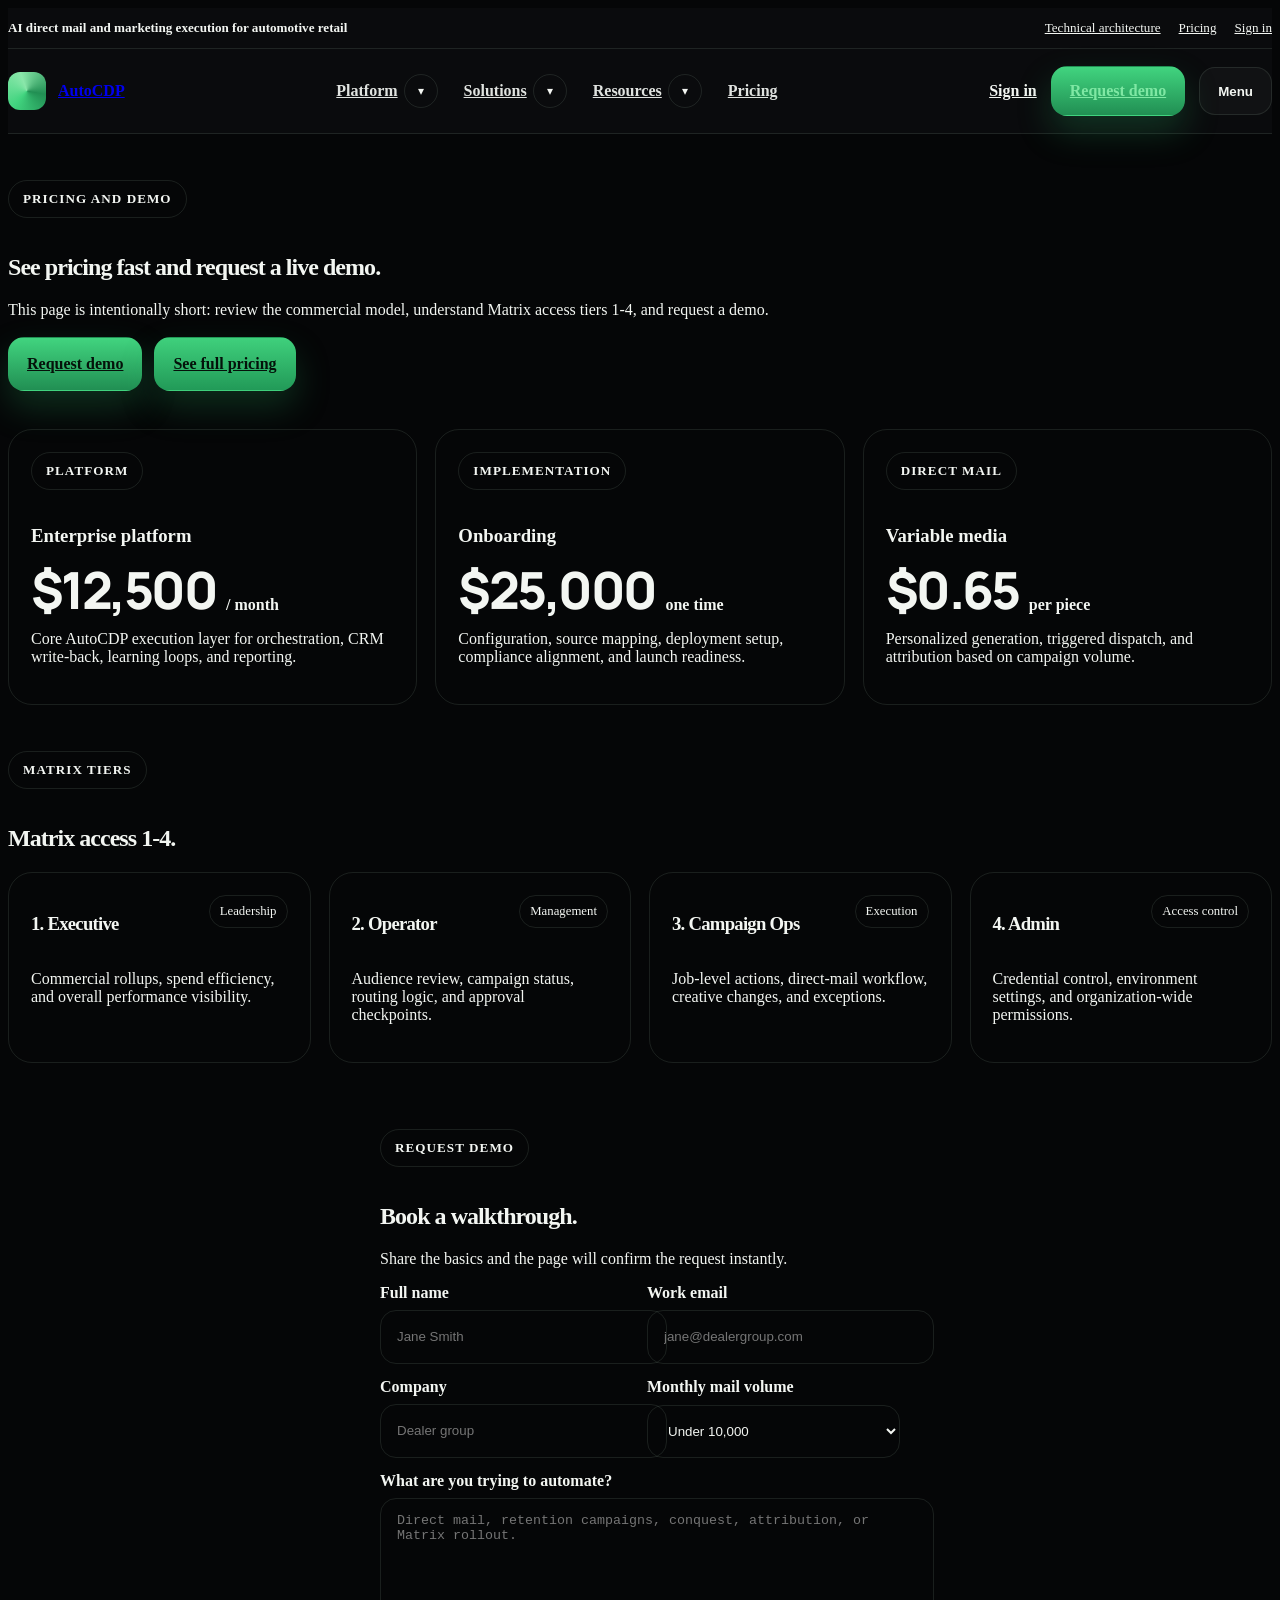
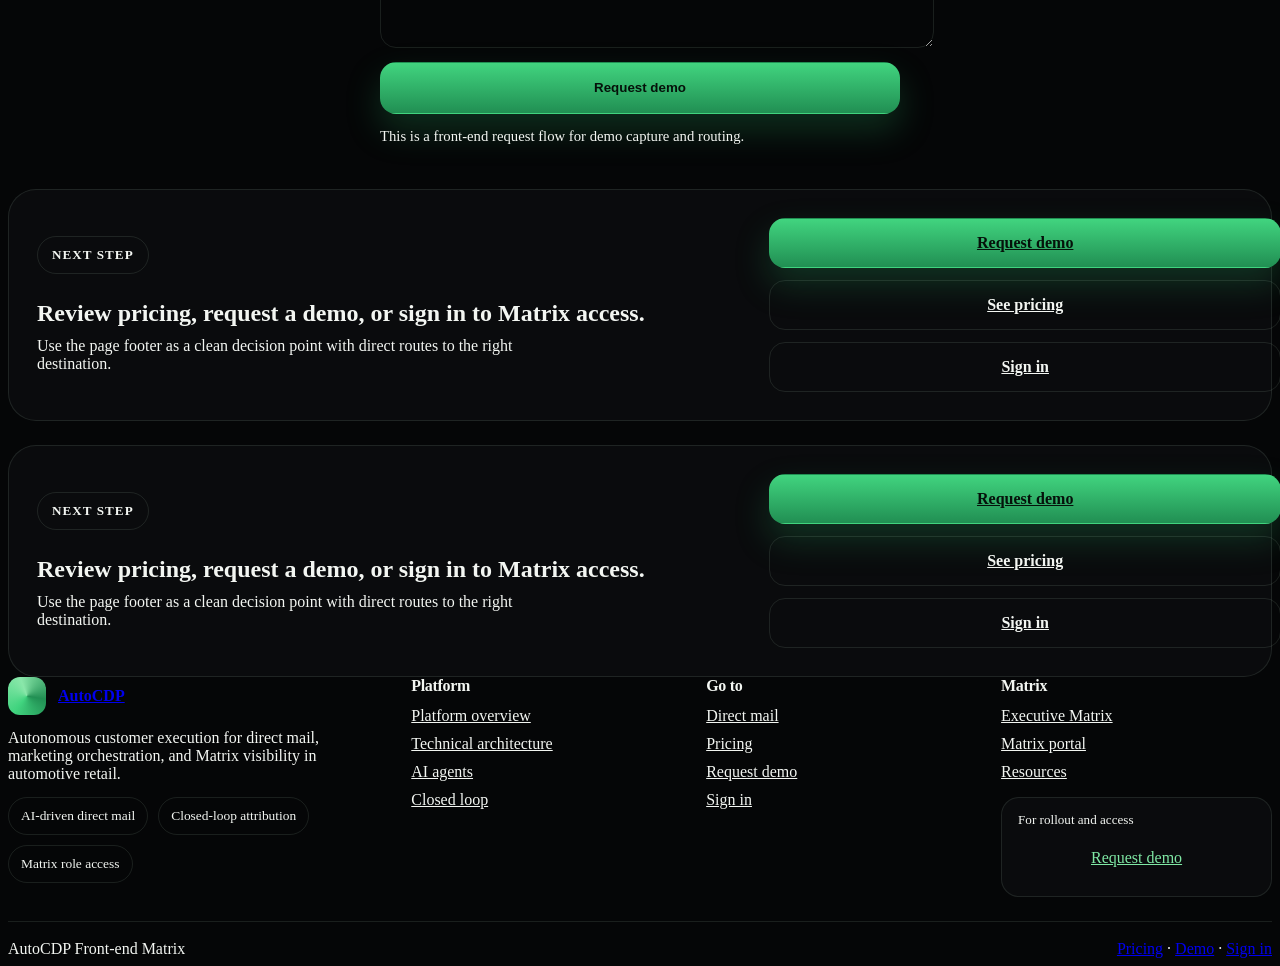
<file: access.html>
<!DOCTYPE html>
<html lang="en" data-theme="dark">
<head>
<meta charset="UTF-8"/>
<meta name="viewport" content="width=device-width, initial-scale=1.0"/>
<title>AutoCDP — Access</title>
<meta name="description" content="Review pricing, understand tiers, and enter the AutoCDP Matrix from a page that matches the main site."/>
<link rel="preconnect" href="https://fonts.googleapis.com"><link rel="preconnect" href="https://fonts.gstatic.com" crossorigin>
<link href="https://fonts.googleapis.com/css2?family=Inter:wght@400;500;600;700;800&family=Manrope:wght@600;700;800&display=swap" rel="stylesheet">
<style>
:root{--page-max:1180px;--surface-strong:#0f1728;--surface-soft:#121c31;--surface-elev:#16233d;--line:rgba(214,255,225,.10);--line-strong:rgba(159,180,216,.24);--text-soft:#aebbd3;--blue-glow:rgba(86,149,255,.22)}
body{background:radial-gradient(circle at top left, rgba(69,118,214,.16), transparent 34%),linear-gradient(180deg,#0a1120 0%,#0c1425 46%,#0b1322 100%)}
header.site{position:sticky;top:0;z-index:80;background:rgba(7,12,22,.78);backdrop-filter:blur(18px);border-bottom:1px solid var(--line)}
.wrap{width:min(var(--page-max),calc(100% - 32px));margin:0 auto}.navbar{min-height:78px;display:flex;align-items:center;justify-content:space-between;gap:16px}.logo{display:flex;align-items:center;gap:12px;font-weight:800;font-size:1.05rem;color:var(--text)}.logo .mark{width:42px;height:42px;border-radius:14px;background:linear-gradient(180deg,#77a8ff,#4f83ec);display:grid;place-items:center;box-shadow:0 14px 30px var(--blue-glow)}.logo .mark svg{width:22px;height:22px;color:#07111f}.nav-links{display:flex;align-items:center;gap:18px}.nav-links a{font-size:.92rem;font-weight:700;color:var(--text-soft)}.nav-links a:hover{color:var(--text)}.nav-actions{display:flex;align-items:center;gap:10px}.menu-btn,.icon-btn{width:48px;height:48px;border-radius:16px;border:1px solid var(--line);background:rgba(255,255,255,.03);display:grid;place-items:center;color:var(--text)}
.hero{padding:24px 0 8px}.hero-shell{display:grid;gap:18px}.glass-hero,.glass-panel,.price-card,.matrix-card{border:1px solid var(--line);background:linear-gradient(180deg,rgba(17,26,44,.92),rgba(12,19,34,.96));border-radius:28px;box-shadow:0 24px 60px rgba(0,0,0,.22)}.glass-hero{padding:26px}.eyebrow{display:inline-flex;align-items:center;gap:8px;font-size:.8rem;letter-spacing:.08em;text-transform:uppercase;color:#9db7ee;font-weight:800}.hero-title{margin:14px 0 12px;font-family:Manrope,Inter,sans-serif;font-size:clamp(2.2rem,8vw,4.9rem);line-height:.96;letter-spacing:-.06em;max-width:10ch}.lead{font-size:1.02rem;line-height:1.65;color:var(--text-soft);max-width:54ch}.hero-actions{display:grid;grid-template-columns:1fr;gap:12px;margin-top:20px}.hero-media{overflow:hidden;border-radius:28px;border:1px solid var(--line)}.hero-media img{width:100%;aspect-ratio:16/10;object-fit:cover;display:block;filter:saturate(.95) contrast(1.02)}
.section{padding:14px 0}.section-head{display:grid;gap:8px;margin-bottom:14px}.section-title{font-family:Manrope,Inter,sans-serif;font-size:clamp(1.55rem,5vw,2.5rem);letter-spacing:-.05em}.section-copy{color:var(--text-soft);max-width:64ch}.price-grid{display:grid;grid-template-columns:1fr;gap:14px}.price-card{padding:22px;position:relative;overflow:hidden}.price-card.featured{border-color:rgba(119,168,255,.42);box-shadow:0 20px 50px rgba(76,121,214,.18)}.price-card.featured::before{content:'';position:absolute;inset:0;background:linear-gradient(180deg,rgba(93,145,255,.12),transparent 42%);pointer-events:none}.price-top{display:flex;align-items:flex-start;justify-content:space-between;gap:12px}.tag{display:inline-flex;padding:8px 12px;border-radius:999px;background:rgba(98,145,245,.14);border:1px solid var(--line-strong);font-size:.78rem;font-weight:800;color:#dce7ff}.price-card h3{margin:14px 0 6px;font-family:Manrope,Inter,sans-serif;font-size:1.35rem}.price{font-size:2rem;font-weight:800;letter-spacing:-.04em}.price-sub{margin-top:8px;color:var(--text-soft);line-height:1.6}.bullet-list{display:grid;gap:10px;margin:16px 0 18px}.bullet-list span{padding:12px 14px;border-radius:16px;border:1px solid var(--line);background:rgba(255,255,255,.03);color:#dbe6fb}.card-actions{display:grid;grid-template-columns:1fr;gap:10px}
.info-grid{display:grid;grid-template-columns:1fr;gap:14px}.glass-panel{padding:22px}.line-stack{display:grid;gap:10px;margin-top:14px}.line-item{padding:14px 16px;border-radius:16px;border:1px solid var(--line);background:rgba(255,255,255,.025);color:#dce7ff}.matrix-grid{display:grid;grid-template-columns:1fr;gap:14px}.matrix-card{padding:24px}.matrix-card input{width:100%;min-height:58px;border-radius:18px;border:1px solid var(--line-strong);background:#09111f;color:var(--text);padding:0 16px;margin:16px 0 10px}.matrix-actions,.mini-links{display:grid;grid-template-columns:1fr;gap:10px}.hint{margin-top:10px;padding:14px 16px;border-radius:16px;border:1px solid var(--line);background:rgba(255,255,255,.03);color:var(--text-soft)}
.btn{min-height:52px;border-radius:16px;display:inline-flex;align-items:center;justify-content:center;padding:0 18px;font-weight:800;border:1px solid var(--line);background:rgba(255,255,255,.03);color:var(--text)}.btn:hover{transform:translateY(-1px)}.btn-primary{background:linear-gradient(180deg,#3fd07c,#229a58);color:#04110a;border-color:transparent;box-shadow:0 16px 34px rgba(36,154,88,.30)}.btn-ghost{background:rgba(255,255,255,.025)}
@media (min-width:900px){.hero-shell{grid-template-columns:1.05fr .95fr;align-items:stretch}.price-grid{grid-template-columns:repeat(3,1fr)}.price-card.featured{transform:translateY(-6px)}.info-grid,.matrix-grid{grid-template-columns:1fr 1fr}.hero-actions,.card-actions,.matrix-actions,.mini-links{grid-template-columns:repeat(2,minmax(0,1fr))}}
@media (max-width:760px){.wrap{width:min(var(--page-max),calc(100% - 22px))}.nav-links{display:none}.nav-actions .btn{display:none}.navbar{min-height:72px}.glass-hero,.glass-panel,.price-card,.matrix-card{border-radius:24px}.hero-title{max-width:11ch}.hero-media{display:none}.section{padding:12px 0}.price-card.featured{order:-1}} .mobile-drawer{position:absolute;left:0;right:0;top:78px;padding:12px 16px;background:rgba(8,13,24,.98);border-bottom:1px solid var(--line);display:none}.mobile-drawer.show{display:block}.mobile-nav{display:grid;gap:8px}.mobile-nav a{padding:14px 16px;border-radius:14px;border:1px solid var(--line);background:rgba(255,255,255,.03);color:var(--text);font-weight:700}
.footer-grid{display:grid;grid-template-columns:1.2fr 1fr 1fr 1fr;gap:24px;align-items:start}.footer h3{margin:0 0 12px;font-size:1rem;letter-spacing:-.02em}.footer-links{display:grid;gap:10px}.footer-links a{color:var(--muted)}.footer-links a:hover{color:var(--text)}.footer-bottom{display:flex;justify-content:space-between;gap:16px;flex-wrap:wrap;border-top:1px solid var(--line);margin-top:26px;padding-top:18px}@media(max-width:900px){}@media(max-width:640px){.footer-bottom{flex-direction:column}}.utility-bar{border-bottom:1px solid var(--line);background:color-mix(in srgb,var(--bg) 92%,transparent)}.utility-inner{min-height:40px;display:flex;justify-content:space-between;align-items:center;gap:14px;flex-wrap:wrap}.utility-copy{font-size:.82rem;color:var(--muted);font-weight:600}.utility-links{display:flex;align-items:center;gap:14px;flex-wrap:wrap}.utility-links a{font-size:.82rem;color:var(--muted)}.utility-links a:hover{color:var(--text)}.btn-soft{background:color-mix(in srgb,var(--surface) 88%,transparent)}.mobile-drawer-head{display:flex;justify-content:space-between;align-items:flex-start;gap:14px;margin-bottom:14px}.drawer-title{font-weight:800}.drawer-copy{color:var(--muted);font-size:.9rem}.prefooter{padding:24px 0 0}.prefooter-shell{display:grid;grid-template-columns:1.2fr .8fr;gap:22px;align-items:center;border:1px solid var(--line);border-radius:28px;padding:28px;background:color-mix(in srgb,var(--surface) 94%,transparent);box-shadow:var(--shadow)}.prefooter-shell h2{margin:10px 0 10px}.prefooter-shell p{margin:0;max-width:60ch}.prefooter-actions{display:grid;grid-template-columns:1fr;gap:12px}.footer-brand p{margin:14px 0}.trust-row{display:flex;flex-wrap:wrap;gap:10px}.trust-row span{padding:10px 12px;border:1px solid var(--line);border-radius:999px;color:var(--muted);font-size:.84rem}.footer h3{margin:0 0 12px;font-size:1rem;letter-spacing:-.02em}.footer-links{display:grid;gap:10px}.footer-links a{color:var(--muted)}.footer-links a:hover{color:var(--text)}.footer-contact{margin-top:18px;padding:14px 16px;border:1px solid var(--line);border-radius:18px;background:color-mix(in srgb,var(--surface) 95%,transparent);display:grid;gap:6px}.footer-contact span{font-size:.82rem;color:var(--muted)}.footer-bottom{display:flex;justify-content:space-between;gap:16px;flex-wrap:wrap;border-top:1px solid var(--line);margin-top:26px;padding-top:18px}@media(max-width:900px){.prefooter-shell,.footer-brand{grid-column:1/-1}}@media(max-width:640px){.utility-inner,.mobile-drawer-head,.prefooter-shell,.footer-grid,.footer-bottom{grid-template-columns:1fr;display:grid}.utility-links{gap:10px}.prefooter-actions{grid-template-columns:1fr}.footer-brand{grid-column:auto}}.site-header,.site{transition:background .22s ease,border-color .22s ease,box-shadow .22s ease,transform .22s ease}.site-header.is-compact,.site.is-compact{box-shadow:0 14px 34px rgba(0,0,0,.18)}.links a,.nav-links a{position:relative}.links a.is-active,.nav-links a.is-active{color:var(--text);font-weight:800}.links a.is-active::after,.nav-links a.is-active::after{content:"";position:absolute;left:0;right:0;bottom:-10px;height:2px;border-radius:999px;background:currentColor;opacity:.95}.mobile-drawer.show{opacity:1;transform:translateY(0)}@media (prefers-reduced-motion: reduce){.site-header,.site,}body{overflow-x:hidden}.actions .btn,.nav-actions .btn,.menu-toggle,.mobile-nav a,.prefooter-actions .btn,.footer-contact a{min-height:48px;display:inline-flex;align-items:center;justify-content:center}.mobile-nav a{justify-content:flex-start;padding:14px 16px;line-height:1.25;word-break:break-word}.utility-links a,.footer-links a,.footer-contact a{overflow-wrap:anywhere}.prefooter-actions .btn{width:100%}@media (max-width:760px){.utility-bar{display:none}.site-header,.site{position:sticky;top:0;z-index:80;backdrop-filter:blur(14px)}.nav,.navbar{grid-template-columns:auto 1fr auto;gap:12px;align-items:center}.actions.nav-actions,.nav-actions{display:flex;align-items:center;gap:8px}.actions.nav-actions .btn-soft,.nav-actions .btn-soft{display:none}.actions.nav-actions .btn-primary,.nav-actions .btn-primary{display:none}.menu-toggle{display:inline-flex;width:auto;padding:12px 14px}.mobile-drawer{position:absolute;left:0;right:0;top:100%;padding:14px 16px 18px;border-bottom:1px solid var(--line);background:color-mix(in srgb,var(--bg) 97%,transparent);box-shadow:0 20px 40px rgba(0,0,0,.16)}.mobile-drawer-head{grid-template-columns:1fr;display:grid;gap:12px}.mobile-drawer-head .btn{width:100%}.mobile-nav{gap:10px}.hero,.hero-grid,.grid-2,.grid-3,.feature-grid,.cards,.footer-grid,.prefooter-shell{grid-template-columns:1fr !important}.hero-copy,.hero-panel,.hero-card,.glass-hero,.glass-panel,.price-card,.matrix-card,.feature-card,.card{min-width:0}.wrap,.container{width:min(100% - 20px,var(--page-max,1200px))}.prefooter{padding-top:18px}.prefooter-shell{padding:20px;border-radius:22px}.footer{padding-bottom:32px}.footer-grid{display:grid;grid-template-columns:1fr !important;gap:18px}.footer-bottom{display:grid;grid-template-columns:1fr;gap:10px}.trust-row{gap:8px}.trust-row span{font-size:.8rem;padding:9px 11px}.utility-inner,.prefooter-actions{display:grid;grid-template-columns:1fr}.links a.is-active::after,.nav-links a.is-active::after{bottom:-6px}}@media (max-width:640px){html{font-size:16px}.brand span:last-child{font-size:1rem}.hero-title,h1{word-break:break-word}.eyebrow,.utility-copy,.utility-links a,.footer-contact span{font-size:.8rem}.btn,.mobile-nav a{font-size:.95rem}.footer-links a,.utility-links a,.mobile-nav a{min-height:48px}.prefooter-shell h2{font-size:clamp(1.4rem,5vw,1.8rem)}.drawer-title{font-size:1rem}.drawer-copy{font-size:.88rem}}.access-hero{padding:52px 0 24px}.access-grid{display:grid;grid-template-columns:1.05fr .95fr;gap:24px;align-items:stretch}.access-copy,.access-visual{min-width:0}.hero-actions{display:flex;gap:12px;flex-wrap:wrap;margin:22px 0 18px}.mini-trust{display:flex;flex-wrap:wrap;gap:10px}.mini-trust span,.tier-badge{padding:10px 12px;border:1px solid var(--line);border-radius:999px;color:var(--muted);font-size:.84rem;background:color-mix(in srgb,var(--surface) 92%,transparent)}.access-visual{overflow:hidden}.access-visual img,.access-summary-media img{width:100%;height:100%;object-fit:cover;aspect-ratio:16/11}.access-visual-body{display:grid;grid-template-columns:1fr 1fr;gap:12px}.visual-stat{padding:14px 16px;border:1px solid var(--line);border-radius:18px;background:color-mix(in srgb,var(--surface) 96%,transparent)}.visual-stat strong{display:block;font:800 1.3rem/1.1 Manrope,Inter,sans-serif}.visual-stat span{color:var(--muted);font-size:.92rem}.access-section{padding:18px 0 8px}.compact-head{max-width:760px;margin-bottom:18px}.access-pricing-grid,.tier-grid{display:grid;grid-template-columns:repeat(3,1fr);gap:18px}.tier-card{padding:22px;border-radius:22px}.tier-top{display:flex;justify-content:space-between;gap:12px;align-items:flex-start;margin-bottom:8px}.access-summary{display:grid;grid-template-columns:1.05fr .95fr;gap:0;overflow:hidden}.access-summary-copy{padding:30px}.access-summary-media{min-height:100%}@media(max-width:960px){.access-grid,.access-summary,.access-pricing-grid,.tier-grid{grid-template-columns:1fr}}@media(max-width:640px){.hero-actions{display:grid;grid-template-columns:1fr}.mini-trust{display:grid;grid-template-columns:1fr}.access-visual-body{grid-template-columns:1fr}.access-summary-copy{padding:22px}}.utility-links a[href="access.html"],.footer-contact a[href="access.html"],.actions a[href="access.html"]{color:var(--primary-2)}.actions a[href="access.html"].btn-soft,.hero-actions a[href="pricing.html"].btn-primary,.hero-actions a[href="pricing.html"].btn,.prefooter-actions a[href="access.html"].btn-primary{background:linear-gradient(180deg,#3fd07c,#229a58);color:#04110a;border-color:transparent;box-shadow:0 16px 34px rgba(36,154,88,.26)}[data-theme="dark"] body,body{background:#050607 !important;color:#f3f6f2}.site-header,.panel,.card,.price-card,.access-summary,.mobile-drawer,.prefooter-shell,.footer-contact{background:color-mix(in srgb,#0b0d0f 92%,transparent) !important}.btn-primary,.actions a[href="access.html"].btn-soft,.hero-actions a[href="pricing.html"].btn-primary,.prefooter-actions a[href="access.html"].btn-primary{background:linear-gradient(180deg,#41d47f,#218f53) !important;color:#05110a !important;border-color:transparent !important;box-shadow:0 16px 34px rgba(33,143,83,.30) !important}.mark{background:conic-gradient(from 220deg,#41d47f,#8ae7aa,#218f53,#41d47f) !important}.utility-links a[href="access.html"],.footer-contact a[href="access.html"],.actions a[href="access.html"]{color:#7fe8a4 !important}/* nav-rebuild-v2 */.site-header{position:sticky;top:0;z-index:90;border-bottom:1px solid var(--line);background:color-mix(in srgb,var(--bg) 88%,transparent);backdrop-filter:blur(16px)}.utility-bar{border-bottom:1px solid var(--line);background:color-mix(in srgb,var(--bg) 94%,transparent)}.utility-inner{min-height:40px;display:flex;align-items:center;justify-content:space-between;gap:14px;flex-wrap:wrap}.utility-copy{font-size:.82rem;color:var(--muted);font-weight:700}.utility-links{display:flex;align-items:center;gap:18px;flex-wrap:wrap}.utility-links a{font-size:.82rem;color:var(--muted)}.utility-links a:hover{color:var(--text)}.nav-shell{display:grid;grid-template-columns:auto 1fr auto;align-items:center;gap:32px;min-height:84px}.brand{display:flex;align-items:center;gap:12px;font-weight:800;white-space:nowrap}.mark{width:38px;height:38px;border-radius:12px;background:conic-gradient(from 220deg,var(--primary),var(--primary-2),#d39b57,var(--primary))}.main-nav{display:flex;align-items:center;justify-content:center;gap:26px;min-width:0}.nav-group{position:relative;display:flex;align-items:center;gap:6px}.nav-link{font-weight:750;color:var(--text);opacity:.92;white-space:nowrap}.nav-link:hover,.nav-link.is-active,.sign-link:hover{color:var(--text);opacity:1}.nav-link.is-active{position:relative}.nav-link.is-active::after{content:"";position:absolute;left:0;right:0;bottom:-12px;height:2px;border-radius:999px;background:currentColor}.nav-toggle{display:inline-flex;align-items:center;justify-content:center;width:34px;height:34px;border:1px solid var(--line);border-radius:999px;background:color-mix(in srgb,var(--surface) 92%,transparent);color:var(--muted)}.nav-toggle:hover,.nav-toggle[aria-expanded="true"]{color:var(--text);border-color:color-mix(in srgb,var(--primary) 45%,var(--line))}.caret{font-size:.78rem;line-height:1}.nav-dropdown{position:absolute;top:calc(100% + 14px);left:0;min-width:280px;padding:14px;border:1px solid var(--line);border-radius:20px;background:color-mix(in srgb,var(--bg) 97%,transparent);box-shadow:0 20px 40px rgba(0,0,0,.30);gap:8px;display:none}.nav-dropdown:not([hidden]){display:grid}[hidden]{display:none!important}.dropdown-link{display:block;padding:12px 14px;border:1px solid transparent;border-radius:14px;color:var(--muted);font-weight:700}.dropdown-link:hover,.dropdown-link:focus-visible{color:var(--text);border-color:var(--line);background:color-mix(in srgb,var(--surface) 92%,transparent)}.actions.nav-actions{display:flex;align-items:center;gap:14px}.sign-link{font-weight:800;color:var(--muted);white-space:nowrap}.btn-soft{background:color-mix(in srgb,var(--surface) 92%,transparent)}.menu-toggle{display:none}.mobile-drawer{display:none;border-bottom:1px solid var(--line);background:color-mix(in srgb,var(--bg) 96%,transparent);padding:16px 20px}.mobile-drawer.show{display:block}.mobile-drawer-head{display:flex;justify-content:space-between;align-items:flex-start;gap:14px;margin-bottom:14px}.drawer-title{font-weight:800}.drawer-copy{color:var(--muted);font-size:.92rem}.mobile-nav{display:grid;gap:10px}.mobile-nav a{min-height:48px;padding:14px 16px;border:1px solid var(--line);border-radius:16px;background:color-mix(in srgb,var(--surface) 92%,transparent);font-weight:700;display:flex;align-items:center}.prefooter-shell{display:grid;grid-template-columns:1.2fr .8fr;gap:22px;align-items:center}.footer-grid{display:grid;grid-template-columns:1.4fr 1fr 1fr 1fr;gap:24px;align-items:start}.footer-links{display:grid;gap:10px}.footer-links a{color:var(--muted)}.footer-links a:hover{color:var(--text)}.footer-contact{margin-top:16px;padding:14px 16px;border:1px solid var(--line);border-radius:18px;background:color-mix(in srgb,var(--surface) 94%,transparent);display:grid;gap:6px}.footer-contact span{font-size:.82rem;color:var(--muted)}.footer-bottom{display:flex;justify-content:space-between;gap:16px;flex-wrap:wrap;border-top:1px solid var(--line);margin-top:24px;padding-top:18px}.trust-row{display:flex;flex-wrap:wrap;gap:10px}.trust-row span{padding:10px 12px;border:1px solid var(--line);border-radius:999px;color:var(--muted);font-size:.84rem}.demo-form{display:grid;gap:14px}.field-grid{display:grid;grid-template-columns:1fr 1fr;gap:14px}.demo-form label,.signin-form label{display:grid;gap:8px;font-weight:700}.demo-form input,.demo-form select,.demo-form textarea,.signin-form input{width:100%;min-height:52px;padding:0 16px;border-radius:16px;border:1px solid var(--line);background:color-mix(in srgb,var(--surface) 94%,transparent);color:var(--text)}.demo-form textarea{min-height:120px;padding:14px 16px;resize:vertical}.form-note{color:var(--muted);font-size:.92rem}.form-success{padding:14px 16px;border:1px solid color-mix(in srgb,var(--primary) 35%,var(--line));border-radius:16px;background:color-mix(in srgb,var(--primary) 12%,var(--surface));color:var(--text)}.demo-grid,.matrix-grid{display:grid;grid-template-columns:repeat(3,1fr);gap:18px}.matrix-grid{grid-template-columns:repeat(4,1fr)}.compact-page{padding:46px 0 20px}.compact-page h1,.compact-page h2,.compact-page h3,.compact-page h4{letter-spacing:-.04em}.tier-card,.price-card-lite,.signin-card{padding:22px;border:1px solid var(--line);border-radius:24px;background:color-mix(in srgb,var(--surface) 95%,transparent)}.price-value{font:800 clamp(2.2rem,5vw,3.2rem)/.95 Manrope,Inter,sans-serif;letter-spacing:-.05em}.price-unit{color:var(--muted);font-weight:700}.price-line{display:flex;align-items:end;gap:10px;flex-wrap:wrap;margin:14px 0 12px}.eyebrow{display:inline-flex;padding:10px 14px;border:1px solid var(--line);border-radius:999px;margin-bottom:16px;font-size:.82rem;color:var(--muted);font-weight:800;text-transform:uppercase}.center-shell{max-width:520px;margin:0 auto}.signin-card{max-width:520px;margin:24px auto 0}.matrix-top{display:flex;justify-content:space-between;gap:12px;align-items:flex-start}.matrix-badge{padding:8px 10px;border:1px solid var(--line);border-radius:999px;color:var(--muted);font-size:.8rem}.hero-actions{display:flex;gap:12px;flex-wrap:wrap;margin-top:18px}@media (max-width:1180px){.main-nav{gap:18px}.nav-shell{gap:20px}}@media (max-width:980px){.main-nav{display:none}.menu-toggle{display:inline-flex}.utility-bar{display:none}.nav-shell{grid-template-columns:auto 1fr auto;gap:14px;min-height:74px}.actions.nav-actions .sign-link,.actions.nav-actions .btn-primary{display:none}.prefooter-shell,.footer-grid,.demo-grid,.matrix-grid,.field-grid{grid-template-columns:1fr}.mobile-drawer-head{display:grid;grid-template-columns:1fr;gap:12px}}@media (max-width:640px){.container{padding:0 20px}.footer-bottom{display:grid;grid-template-columns:1fr}.hero-actions{display:grid;grid-template-columns:1fr}}</style>
</head>
<body>
<header class="site-header"><div class="utility-bar"><div class="container utility-inner"><div class="utility-copy">AI direct mail and marketing execution for automotive retail</div><div class="utility-links"><a href="tech.html">Technical architecture</a><a href="pricing.html">Pricing</a><a href="dashboard.html">Sign in</a></div></div></div><div class="container nav-shell"><a class="brand" href="index.html"><span class="mark"></span><span>AutoCDP</span></a><nav class="main-nav" aria-label="Primary navigation"><div class="nav-group"><a class="nav-link" href="platform.html">Platform</a><button class="nav-toggle" type="button" aria-expanded="false" aria-haspopup="true" aria-controls="menu-platform" data-dropdown-button="platform"><span class="caret">▾</span></button><div class="nav-dropdown" id="menu-platform" data-dropdown="platform" hidden><a class="dropdown-link" href="platform.html">Platform overview</a><a class="dropdown-link" href="ai-agents.html">AI agents</a><a class="dropdown-link" href="closed-loop.html">Closed loop</a><a class="dropdown-link" href="tech.html">Technical architecture</a></div></div><div class="nav-group"><a class="nav-link" href="direct-mail.html">Solutions</a><button class="nav-toggle" type="button" aria-expanded="false" aria-haspopup="true" aria-controls="menu-solutions" data-dropdown-button="solutions"><span class="caret">▾</span></button><div class="nav-dropdown" id="menu-solutions" data-dropdown="solutions" hidden><a class="dropdown-link" href="direct-mail.html">Direct mail</a><a class="dropdown-link" href="executive-matrix.html">Executive Matrix</a><a class="dropdown-link" href="access.html">Request demo</a></div></div><div class="nav-group"><a class="nav-link" href="resources.html">Resources</a><button class="nav-toggle" type="button" aria-expanded="false" aria-haspopup="true" aria-controls="menu-resources" data-dropdown-button="resources"><span class="caret">▾</span></button><div class="nav-dropdown" id="menu-resources" data-dropdown="resources" hidden><a class="dropdown-link" href="resources.html">Resources</a><a class="dropdown-link" href="pricing.html">Pricing</a><a class="dropdown-link" href="dashboard.html">Sign in</a></div></div><a class="nav-link standalone" href="pricing.html">Pricing</a></nav><div class="actions nav-actions"><a class="sign-link" href="dashboard.html">Sign in</a><a class="btn btn-primary" href="access.html">Request demo</a><button class="btn menu-toggle" type="button" data-menu-toggle aria-label="Open menu" aria-expanded="false" aria-controls="mobile-nav-drawer">Menu</button></div></div><div id="mobile-nav-drawer" class="mobile-drawer" data-mobile-drawer hidden><div class="mobile-drawer-head"><div><div class="drawer-title">Explore AutoCDP</div><div class="drawer-copy">Platform, pricing, demo, and Matrix access.</div></div><a class="btn btn-primary" href="access.html">Request demo</a></div><nav class="mobile-nav" aria-label="Mobile navigation"><a href="index.html">Home</a><a href="platform.html">Platform</a><a href="ai-agents.html">AI agents</a><a href="direct-mail.html">Direct mail</a><a href="executive-matrix.html">Executive Matrix</a><a href="resources.html">Resources</a><a href="pricing.html">Pricing</a><a href="dashboard.html">Sign in</a><a href="access.html">Request demo</a></nav></div></header>
<main><section class="compact-page"><div class="container"><span class="eyebrow">Pricing and demo</span><h1>See pricing fast and request a live demo.</h1><p>This page is intentionally short: review the commercial model, understand Matrix access tiers 1-4, and request a demo.</p><div class="hero-actions"><a class="btn btn-primary" href="#demo">Request demo</a><a class="btn btn-soft" href="pricing.html">See full pricing</a></div></div></section><section class="container"><div class="demo-grid"><article class="price-card-lite"><div class="eyebrow">Platform</div><h3>Enterprise platform</h3><div class="price-line"><span class="price-value">$12,500</span><span class="price-unit">/ month</span></div><p>Core AutoCDP execution layer for orchestration, CRM write-back, learning loops, and reporting.</p></article><article class="price-card-lite"><div class="eyebrow">Implementation</div><h3>Onboarding</h3><div class="price-line"><span class="price-value">$25,000</span><span class="price-unit">one time</span></div><p>Configuration, source mapping, deployment setup, compliance alignment, and launch readiness.</p></article><article class="price-card-lite"><div class="eyebrow">Direct mail</div><h3>Variable media</h3><div class="price-line"><span class="price-value">$0.65</span><span class="price-unit">per piece</span></div><p>Personalized generation, triggered dispatch, and attribution based on campaign volume.</p></article></div></section><section class="container compact-page"><span class="eyebrow">Matrix tiers</span><h2>Matrix access 1-4.</h2><div class="matrix-grid"><article class="tier-card"><div class="matrix-top"><h3>1. Executive</h3><span class="matrix-badge">Leadership</span></div><p>Commercial rollups, spend efficiency, and overall performance visibility.</p></article><article class="tier-card"><div class="matrix-top"><h3>2. Operator</h3><span class="matrix-badge">Management</span></div><p>Audience review, campaign status, routing logic, and approval checkpoints.</p></article><article class="tier-card"><div class="matrix-top"><h3>3. Campaign Ops</h3><span class="matrix-badge">Execution</span></div><p>Job-level actions, direct-mail workflow, creative changes, and exceptions.</p></article><article class="tier-card"><div class="matrix-top"><h3>4. Admin</h3><span class="matrix-badge">Access control</span></div><p>Credential control, environment settings, and organization-wide permissions.</p></article></div></section><section class="container compact-page" id="demo"><div class="center-shell"><span class="eyebrow">Request demo</span><h2>Book a walkthrough.</h2><p>Share the basics and the page will confirm the request instantly.</p><form class="demo-form" data-demo-form><div class="field-grid"><label>Full name<input name="name" type="text" placeholder="Jane Smith"></label><label>Work email<input name="email" type="email" placeholder="jane@dealergroup.com"></label></div><div class="field-grid"><label>Company<input name="company" type="text" placeholder="Dealer group"></label><label>Monthly mail volume<select name="volume"><option>Under 10,000</option><option>10,000 - 50,000</option><option>50,000+</option></select></label></div><label>What are you trying to automate?<textarea name="message" placeholder="Direct mail, retention campaigns, conquest, attribution, or Matrix rollout."></textarea></label><button class="btn btn-primary" type="submit">Request demo</button><div class="form-success" data-demo-success hidden></div><div class="form-note">This is a front-end request flow for demo capture and routing.</div></form></div></section></main><section class="prefooter"><div class="container prefooter-shell"><div><span class="eyebrow">Next step</span><h2>Review pricing, request a demo, or sign in to Matrix access.</h2><p>Use the page footer as a clean decision point with direct routes to the right destination.</p></div><div class="prefooter-actions"><a class="btn btn-primary" href="access.html">Request demo</a><a class="btn btn-soft" href="pricing.html">See pricing</a><a class="btn btn-soft" href="dashboard.html">Sign in</a></div></div></section><section class="prefooter"><div class="container prefooter-shell"><div><span class="eyebrow">Next step</span><h2>Review pricing, request a demo, or sign in to Matrix access.</h2><p>Use the page footer as a clean decision point with direct routes to the right destination.</p></div><div class="prefooter-actions"><a class="btn btn-primary" href="access.html">Request demo</a><a class="btn btn-soft" href="pricing.html">See pricing</a><a class="btn btn-soft" href="dashboard.html">Sign in</a></div></div></section><footer class="footer"><div class="container footer-grid"><div class="footer-brand"><a class="brand" href="index.html"><span class="mark"></span><span>AutoCDP</span></a><p>Autonomous customer execution for direct mail, marketing orchestration, and Matrix visibility in automotive retail.</p><div class="trust-row"><span>AI-driven direct mail</span><span>Closed-loop attribution</span><span>Matrix role access</span></div></div><div><h3>Platform</h3><div class="footer-links"><a href="platform.html">Platform overview</a><a href="tech.html">Technical architecture</a><a href="ai-agents.html">AI agents</a><a href="closed-loop.html">Closed loop</a></div></div><div><h3>Go to</h3><div class="footer-links"><a href="direct-mail.html">Direct mail</a><a href="pricing.html">Pricing</a><a href="access.html">Request demo</a><a href="dashboard.html">Sign in</a></div></div><div><h3>Matrix</h3><div class="footer-links"><a href="executive-matrix.html">Executive Matrix</a><a href="dashboard.html">Matrix portal</a><a href="resources.html">Resources</a></div><div class="footer-contact"><span>For rollout and access</span><a href="access.html">Request demo</a></div></div></div><div class="container footer-bottom"><span>AutoCDP Front-end Matrix</span><span><a href="pricing.html">Pricing</a> · <a href="access.html">Demo</a> · <a href="dashboard.html">Sign in</a></span></div></footer>
<script>(function(){const path=(location.pathname.split('/').pop()||'index.html').toLowerCase();document.querySelectorAll('.nav-link,.dropdown-link,.mobile-nav a,.footer a,.utility-links a,.sign-link').forEach(a=>{const href=(a.getAttribute('href')||'').toLowerCase();if(href===path){a.classList.add('is-active');a.setAttribute('aria-current','page');}});const menuToggle=document.querySelector('[data-menu-toggle]');const drawer=document.querySelector('[data-mobile-drawer]');function closeDrawer(){if(!drawer||!menuToggle)return;drawer.classList.remove('show');drawer.hidden=true;menuToggle.setAttribute('aria-expanded','false');menuToggle.setAttribute('aria-label','Open menu');}function openDrawer(){if(!drawer||!menuToggle)return;drawer.hidden=false;requestAnimationFrame(()=>drawer.classList.add('show'));menuToggle.setAttribute('aria-expanded','true');menuToggle.setAttribute('aria-label','Close menu');}menuToggle&&menuToggle.addEventListener('click',()=>drawer&&drawer.classList.contains('show')?closeDrawer():openDrawer());drawer&&drawer.querySelectorAll('a').forEach(a=>a.addEventListener('click',closeDrawer));window.addEventListener('resize',()=>{if(window.innerWidth>980)closeDrawer();});document.addEventListener('keydown',e=>{if(e.key==='Escape'){closeDrawer();closeMenus();}});document.addEventListener('click',e=>{if(drawer&&drawer.classList.contains('show')&&!drawer.contains(e.target)&&!e.target.closest('[data-menu-toggle]'))closeDrawer();if(!e.target.closest('.nav-group'))closeMenus();});const groups=[...document.querySelectorAll('.nav-group')];function closeMenus(){groups.forEach(group=>{const btn=group.querySelector('[data-dropdown-button]');const menu=group.querySelector('[data-dropdown]');if(btn)btn.setAttribute('aria-expanded','false');if(menu)menu.hidden=true;});}function openMenu(group){if(window.innerWidth<981)return;closeMenus();const btn=group.querySelector('[data-dropdown-button]');const menu=group.querySelector('[data-dropdown]');if(btn)btn.setAttribute('aria-expanded','true');if(menu)menu.hidden=false;}groups.forEach(group=>{const btn=group.querySelector('[data-dropdown-button]');btn&&btn.addEventListener('click',e=>{e.preventDefault();const menu=group.querySelector('[data-dropdown]');const isOpen=btn.getAttribute('aria-expanded')==='true';closeMenus();if(!isOpen&&menu&&window.innerWidth>980){btn.setAttribute('aria-expanded','true');menu.hidden=false;}});group.addEventListener('mouseenter',()=>openMenu(group));let hoverTimer=null;group.addEventListener('mouseenter',()=>{if(hoverTimer)clearTimeout(hoverTimer);});group.addEventListener('mouseleave',()=>{if(hoverTimer)clearTimeout(hoverTimer);hoverTimer=setTimeout(()=>closeMenus(),420);});group.addEventListener('focusin',()=>openMenu(group));group.addEventListener('focusout',e=>{if(!group.contains(e.relatedTarget))closeMenus();});});const demoForm=document.querySelector('[data-demo-form]');if(demoForm){demoForm.addEventListener('submit',e=>{e.preventDefault();const note=demoForm.querySelector('[data-demo-success]');if(note){note.hidden=false;note.textContent='Demo request captured. A follow-up will be routed from this build flow.';}demoForm.reset();});}const loginForm=document.querySelector('[data-login-form]');if(loginForm){loginForm.addEventListener('submit',e=>{e.preventDefault();const u=loginForm.querySelector('input[name="username"]');const p=loginForm.querySelector('input[name="password"]');const msg=loginForm.querySelector('[data-login-message]');const user=(u?u.value.trim():'');const pass=(p?p.value.trim():'');const tiers={'1':'Executive','2':'Operator','3':'Campaign Ops','4':'Admin'};if(user.toLowerCase()==='autocdp'&&tiers[pass]){window.location.href='dashboard.html#tier-'+pass;}else if(msg){msg.hidden=false;msg.textContent='Use username Autocdp and password 1-4 for the matching dashboard tier.';}});}})();</script></body>
</html>
</file>
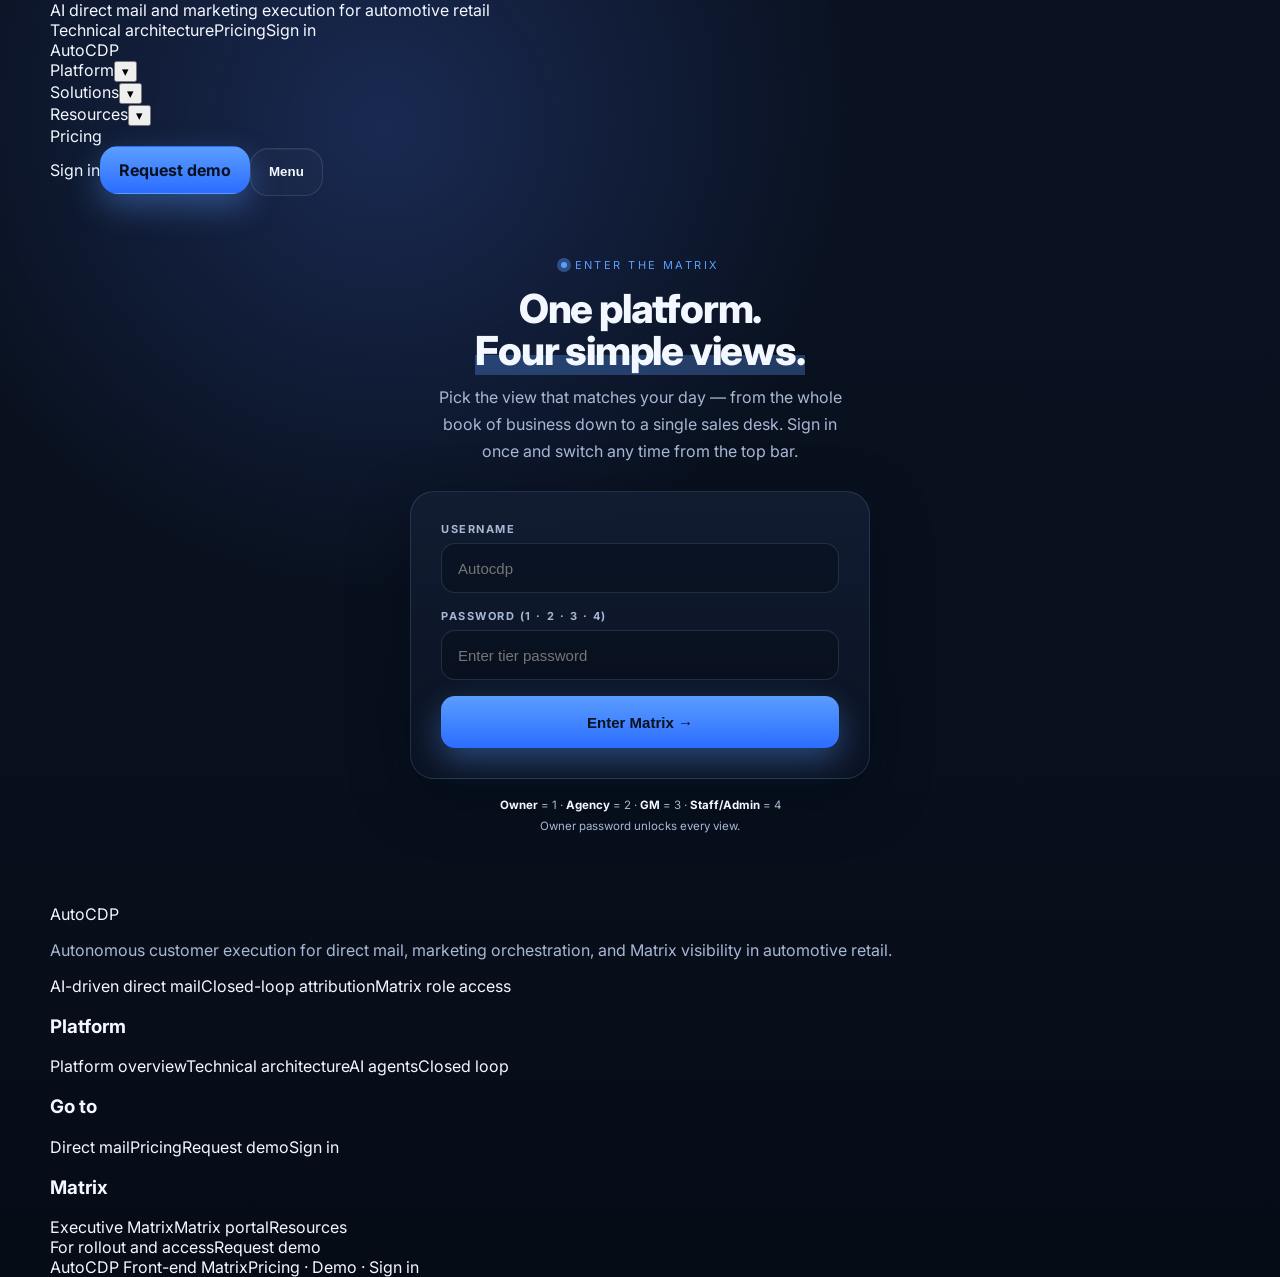
<file: dashboard.html>
<!doctype html>
<html lang="en" data-theme="dark">
<head>
<meta charset="utf-8">
<meta name="viewport" content="width=device-width, initial-scale=1">
<title>AutoCDP — The Matrix</title>
<link rel="preconnect" href="https://fonts.googleapis.com">
<link rel="preconnect" href="https://fonts.gstatic.com" crossorigin>
<link href="https://fonts.googleapis.com/css2?family=Inter:wght@400;500;600;700;800&display=swap" rel="stylesheet">
<link rel="stylesheet" href="shared.css">
</head>
<body>
<header class="site-header"><div class="utility-bar"><div class="container utility-inner"><div class="utility-copy">AI direct mail and marketing execution for automotive retail</div><div class="utility-links"><a href="tech.html">Technical architecture</a><a href="pricing.html">Pricing</a><a href="dashboard.html">Sign in</a></div></div></div><div class="container nav-shell"><a class="brand" href="index.html"><span class="mark"></span><span>AutoCDP</span></a><nav class="main-nav" aria-label="Primary navigation"><div class="nav-group"><a class="nav-link" href="platform.html">Platform</a><button class="nav-toggle" type="button" aria-expanded="false" aria-haspopup="true" aria-controls="menu-platform" data-dropdown-button="platform"><span class="caret">▾</span></button><div class="nav-dropdown" id="menu-platform" data-dropdown="platform" hidden><a class="dropdown-link" href="platform.html">Platform overview</a><a class="dropdown-link" href="ai-agents.html">AI agents</a><a class="dropdown-link" href="closed-loop.html">Closed loop</a><a class="dropdown-link" href="tech.html">Technical architecture</a></div></div><div class="nav-group"><a class="nav-link" href="direct-mail.html">Solutions</a><button class="nav-toggle" type="button" aria-expanded="false" aria-haspopup="true" aria-controls="menu-solutions" data-dropdown-button="solutions"><span class="caret">▾</span></button><div class="nav-dropdown" id="menu-solutions" data-dropdown="solutions" hidden><a class="dropdown-link" href="direct-mail.html">Direct mail</a><a class="dropdown-link" href="executive-matrix.html">Executive Matrix</a><a class="dropdown-link" href="access.html">Request demo</a></div></div><div class="nav-group"><a class="nav-link" href="resources.html">Resources</a><button class="nav-toggle" type="button" aria-expanded="false" aria-haspopup="true" aria-controls="menu-resources" data-dropdown-button="resources"><span class="caret">▾</span></button><div class="nav-dropdown" id="menu-resources" data-dropdown="resources" hidden><a class="dropdown-link" href="resources.html">Resources</a><a class="dropdown-link" href="pricing.html">Pricing</a><a class="dropdown-link" href="dashboard.html">Sign in</a></div></div><a class="nav-link standalone" href="pricing.html">Pricing</a></nav><div class="actions nav-actions"><a class="sign-link" href="dashboard.html">Sign in</a><a class="btn btn-primary" href="access.html">Request demo</a><button class="btn menu-toggle" type="button" data-menu-toggle aria-label="Open menu" aria-expanded="false" aria-controls="mobile-nav-drawer">Menu</button></div></div><div id="mobile-nav-drawer" class="mobile-drawer" data-mobile-drawer hidden><div class="mobile-drawer-head"><div><div class="drawer-title">Explore AutoCDP</div><div class="drawer-copy">Platform, pricing, demo, and Matrix access.</div></div><a class="btn btn-primary" href="access.html">Request demo</a></div><nav class="mobile-nav" aria-label="Mobile navigation"><a href="index.html">Home</a><a href="platform.html">Platform</a><a href="ai-agents.html">AI agents</a><a href="direct-mail.html">Direct mail</a><a href="executive-matrix.html">Executive Matrix</a><a href="resources.html">Resources</a><a href="pricing.html">Pricing</a><a href="dashboard.html">Sign in</a><a href="access.html">Request demo</a></nav></div></header>
<main id="main">
<div class="mtx"><div class="mtx-wrap">

<!-- SIGN IN -->
<section class="mtx-lock" id="mtxLock">
  <div class="mtx-lock-inner">
    <div class="mtx-eyebrow"><span class="pip"></span>Enter the Matrix</div>
    <h1>One platform.<br><span class="hl">Four simple views.</span></h1>
    <p class="mtx-lock-lede">Pick the view that matches your day — from the whole book of business down to a single sales desk. Sign in once and switch any time from the top bar.</p>
    <form class="mtx-card-form" id="mtxForm" autocomplete="off">
      <div class="mtx-frow"><label for="mtxUser">Username</label><input id="mtxUser" type="text" placeholder="Autocdp" autocomplete="off"></div>
      <div class="mtx-frow"><label for="mtxPass">Password (1 · 2 · 3 · 4)</label><input id="mtxPass" type="password" placeholder="Enter tier password" autocomplete="off"></div>
      <button class="mtx-submit" type="submit">Enter Matrix →</button>
      <div class="mtx-err" id="mtxErr">Use username <b>Autocdp</b> and password <b>1</b>, <b>2</b>, <b>3</b>, or <b>4</b>.</div>
    </form>
    <p class="mtx-lock-hint"><b>Owner</b> = 1 · <b>Agency</b> = 2 · <b>GM</b> = 3 · <b>Staff/Admin</b> = 4<br>Owner password unlocks every view.</p>
  </div>
</section>

<!-- APP -->
<div class="mtx-app" id="mtxApp">
  <div class="mtx-rolebar" id="mtxRolebar"></div>
  <section class="mtx-hero" id="mtxHero">
    <div class="mtx-eyebrow"><span class="pip"></span>Choose your view</div>
    <h1>One platform. <span class="hl">Four simple views.</span></h1>
    <p>Pick the dashboard that matches your day. The Owner view holds the deepest material; each tier below stays focused and fast.</p>
  </section>
  <div class="mtx-grid" id="mtxGrid"><button class="mtx-role" data-open="owner"><span class="rtop"></span><div class="rrow"><span class="mtx-tier">TIER 1 · PLATFORM</span><div class="mtx-ricon" aria-hidden="true">◈</div></div><div class="mtx-rname">Owner Dashboard</div><p class="mtx-rdesc">The big picture. Every rooftop, campaign, attribution event and learning signal across your whole book — plus the full six-agent operating layer.</p><div class="mtx-rfoot"><span>login Autocdp / 1</span><span class="mtx-enter">enter →</span></div></button><button class="mtx-role" data-open="agency"><span class="rtop"></span><div class="rrow"><span class="mtx-tier">TIER 2 · AGENCY GROUP</span><div class="mtx-ricon" aria-hidden="true">◫</div></div><div class="mtx-rname">Agency Group</div><p class="mtx-rdesc">Every rooftop in your group, side by side — shared audiences, triggers, channel performance and approvals, without the spreadsheet juggling.</p><div class="mtx-rfoot"><span>login Autocdp / 2</span><span class="mtx-enter">enter →</span></div></button><button class="mtx-role" data-open="gm"><span class="rtop"></span><div class="rrow"><span class="mtx-tier">TIER 3 · ROOFTOP</span><div class="mtx-ricon" aria-hidden="true">◎</div></div><div class="mtx-rname">GM Dashboard</div><p class="mtx-rdesc">Your store at a glance — per-piece direct mail flow, QR attribution, the live execution queue, and what needs a look today.</p><div class="mtx-rfoot"><span>login Autocdp / 3</span><span class="mtx-enter">enter →</span></div></button><button class="mtx-role" data-open="staff"><span class="rtop"></span><div class="rrow"><span class="mtx-tier">TIER 4 · STAFF</span><div class="mtx-ricon" aria-hidden="true">▣</div></div><div class="mtx-rname">Staff / Admin</div><p class="mtx-rdesc">Integrations, credentials, role permissions, and platform health — the control layer that connects AutoCDP to your DMS and CRM.</p><div class="mtx-rfoot"><span>login Autocdp / 4</span><span class="mtx-enter">enter →</span></div></button></div>
  <div class="mtx-view" id="v-owner">
<div class="mtx-back" data-back>← All views</div>
<div class="mtx-vhead"><div><div class="mtx-eyebrow"><span class="pip"></span>Tier 1 · Owner</div><h2>Owner Dashboard</h2><p>The whole book of business — every rooftop, campaign, attribution event and learning signal, plus the full six-agent operating layer running 24/7 across your DMS data.</p></div><span class="mtx-tbadge"><span class="pip"></span>Full platform access</span></div>
<div class="mtx-media"><img src="https://picsum.photos/seed/autocdpswarm/1200/440" alt="Six agents. One shared state." width="1200" height="440" loading="lazy"><div class="cap"><b>Six agents. One shared state.</b>The swarm runs as one coordinated system, each specialist on the Claude tier matched to its job.</div></div>
<div class="mtx-kpis">
<div class="mtx-kpi"><small>Avg lapsed customers / rooftop</small><div class="v">3,000+</div><div class="d">Identified in your DMS — most never contacted</div></div>
<div class="mtx-kpi"><small>Execution channels</small><div class="v">3</div><div class="d">Direct mail · SMS · Email — fully attributed</div></div>
<div class="mtx-kpi"><small>DMS sync time</small><div class="v">&lt; 2hr</div><div class="d">CDK · Reynolds · VinSolutions · Dealertrack</div></div>
<div class="mtx-kpi"><small>Attribution</small><div class="v">Exact</div><div class="d">Per-piece QR — not a modeled estimate</div></div>
</div>
<div class="mtx-cols2">
<div class="mtx-box"><h3>Three things AutoCDP does that Fullpath can't</h3><div class="sub">Data unification is table stakes. These are the execution capabilities that change what a dealership can actually do.</div><div class="mtx-items">
<div class="mtx-item"><b>Execution — every campaign you should run but aren't</b><p>Six agents run 24/7. Every signal triggers a campaign, every customer gets contacted. No capacity problem, no manual work, no backlog.</p></div>
<div class="mtx-item"><b>Attribution — direct mail with a paper trail</b><p>AI-written, handwriting-simulated postcards with a unique QR code on every piece. When scanned you know who, when, and which campaign closed the appointment.</p></div>
<div class="mtx-item"><b>Independence — your CRM investment stays protected</b><p>Fullpath is owned by Cox — which also sells VinSolutions. AutoCDP is independent: we read, execute, and write outcomes back. Nothing competes with what you paid for.</p></div>
</div></div>
<div class="mtx-box"><h3>Closed-Loop Learning Ledger</h3><div class="sub">After every send, outcomes reconcile against each creative variant. Winning angles promote to anchors; weak ones retire.</div><div class="mtx-items">
<div class="mtx-item"><b>Promote what works</b><p>Proven anchors feed straight back into the Creative Agent's next campaign — results compound instead of resetting.</p></div>
<div class="mtx-item"><b>Retire what doesn't</b><p>Underperforming variants are retired automatically by the Learning &amp; Optimization Agent.</p></div>
<div class="mtx-item"><b>Network effect</b><p>Every campaign across every dealer teaches the system. A dealer who joins today inherits learning from millions of campaigns they never ran.</p></div>
</div></div>
</div>
<div class="mtx-full"><div class="mtx-box"><h3>Connect. Execute. Improve.</h3><div class="sub">Fully autonomous from first trigger to closed attribution.</div>
<table class="mtx-table"><thead><tr><th>Step</th><th>What happens</th><th>Systems</th><th>Status</th></tr></thead><tbody>
<tr><td class="mtx-tnum">01</td><td><b>Connect your DMS</b> — reads repair orders, service history, ownership, trade-in signals. Data stays in your system.</td><td>CDK · Reynolds · VinSolutions · Dealertrack</td><td><span class="mtx-chip">Live</span></td></tr>
<tr><td class="mtx-tnum">02</td><td><b>Six agents plan and build</b> — segment, select channel, write copy, clear compliance, queue execution — in seconds.</td><td>Orchestrator + 5 specialists</td><td><span class="mtx-chip">Running 24/7</span></td></tr>
<tr><td class="mtx-tnum">03</td><td><b>Execute and improve</b> — PostGrid mail, Twilio SMS, Resend email, QR tracking, CRM write-back, Learning Ledger reconciliation.</td><td>PostGrid · Twilio · Resend</td><td><span class="mtx-chip">Attributed</span></td></tr>
</tbody></table></div></div>
<div class="mtx-full"><div class="mtx-box"><h3>Six agents. One shared state.</h3><div class="sub">Every agent has a live view of every other agent's decisions as they happen — no handoffs, no information lost.</div><div class="mtx-agents"><div class="mtx-agent"><div class="num">Agent 01</div><span class="model">Opus 4.8</span><div class="an">Orchestrator Agent</div><div class="ad">Plans and coordinates the entire execution pipeline. Decomposes a plain-language campaign goal into structured subtasks, routes work to each specialist, tracks shared state across all six agents, handles retries, and decides when to re-run on new DMS data.</div><div class="ao"><span>Execution plan</span><span>Agent routing decisions</span><span>Re-run scheduling</span></div></div><div class="mtx-agent"><div class="num">Agent 02</div><span class="model">Sonnet 4.6</span><div class="an">Data Intelligence Agent</div><div class="ad">Computes per-customer churn probability, lifetime-value estimate, lifecycle stage, and channel fit from repair-order history, recency, vehicle age, and behavioral signals — returning a ranked audience with confidence scores.</div><div class="ao"><span>Scored customer list</span><span>Churn & LTV ranking</span><span>Lifecycle classification</span></div></div><div class="mtx-agent"><div class="num">Agent 03</div><span class="model">Sonnet 4.6</span><div class="an">Audience Targeting Agent</div><div class="ad">Applies channel-fit scoring from the global learnings database, assigning each customer a single channel or a sequenced multi-channel plan with conditional triggers — then generates the execution plan the downstream agents act against.</div><div class="ao"><span>Per-customer channel selection</span><span>Sequenced timing logic</span><span>Final audience plan</span></div></div><div class="mtx-agent"><div class="num">Agent 04</div><span class="model">Sonnet 4.6</span><div class="an">Creative Generation Agent</div><div class="ad">Generates unique content per recipient from their vehicle, mileage, service history, and current offer — postcard, SMS, and email. No template strings: Opportunity-Score modulation and a generation-time FCRA gate shape every piece as it is written.</div><div class="ao"><span>Per-recipient postcard copy</span><span>SMS + email variants</span><span>Opportunity-modulated messaging</span></div></div><div class="mtx-agent"><div class="num">Agent 05</div><span class="model">Haiku 4.5</span><div class="an">Compliance Review Agent</div><div class="ad">Runs after creative generation and before any send, validating each message against federal and state rules. Any failure halts that recipient and records a structured reason. Runs on Haiku 4.5 for sub-200ms deterministic checks.</div><div class="ao"><span>Per-recipient pass / block</span><span>Structured rejection reasons</span><span>Compliance event log</span></div></div><div class="mtx-agent"><div class="num">Agent 06</div><span class="model">Sonnet 4.6</span><div class="an">Learning & Optimization Agent</div><div class="ad">After the attribution window closes, reconciles delivery, QR-scan, call, and appointment events against each creative variant — driving per-rooftop promote/retire decisions in the Learning Ledger and writing PII-stripped patterns to the network.</div><div class="ao"><span>Ledger promote / retire decisions</span><span>Network learning contributions</span><span>Next-run insights</span></div></div></div></div></div>
</div><div class="mtx-view" id="v-agency">
<div class="mtx-back" data-back>← All views</div>
<div class="mtx-vhead"><div><div class="mtx-eyebrow"><span class="pip"></span>Tier 2 · Agency Group</div><h2>Agency Group</h2><p>Every rooftop in your group, side by side — shared audiences, triggers, channel performance, and approvals without the spreadsheet juggling.</p></div><span class="mtx-tbadge"><span class="pip"></span>Group-level access</span></div>
<div class="mtx-kpis">
<div class="mtx-kpi"><small>Trigger — service lapsed</small><div class="v">≥ 90d</div><div class="d">Auto-fires when a DMS event matches</div></div>
<div class="mtx-kpi"><small>Campaign build time</small><div class="v">Seconds</div><div class="d">Swarm segments, selects, writes, clears compliance</div></div>
<div class="mtx-kpi"><small>Config required</small><div class="v">1 goal</div><div class="d">Set in plain language — agents do the rest</div></div>
<div class="mtx-kpi"><small>Compliance gate</small><div class="v">Pre-send</div><div class="d">TCPA · CAN-SPAM · FCRA · DNC enforced</div></div>
</div>
<div class="mtx-cols2">
<div class="mtx-box"><h3>Active campaign triggers</h3><div class="sub">Every signal fires automatically when the DMS event matches — no manual scheduling.</div><div class="mtx-items">
<div class="mtx-item"><b>Service-lapsed reactivation</b><p><code>if (customer.days_since_ro &gt;= 90 &amp;&amp; !campaign.active) swarm.execute("service_lapsed", customer)</code></p></div>
<div class="mtx-item"><b>Trade-in equity trigger</b><p>Vehicle age, mileage and market data form an Opportunity Score; high-intent households get more aggressive timing and offers.</p></div>
<div class="mtx-item"><b>Winback &gt; 90 days</b><p>Sequenced multi-channel cadence — postcard first, SMS follow-up on scan.</p></div>
<div class="mtx-item"><b>Conquest — competitor service</b><p>Cross-reference identifies vehicles serviced elsewhere; Creative writes personalized switching copy.</p></div>
</div></div>
<div class="mtx-box"><h3>Channel execution stack</h3><div class="sub">Audience Targeting Agent assigns each customer a single channel or a sequenced plan.</div>
<div class="mtx-prog"><span class="pl">Direct mail</span><div class="pbar"><div class="pfill" style="width:78%"></div></div><span class="pv">78%</span></div>
<div class="mtx-prog"><span class="pl">SMS</span><div class="pbar"><div class="pfill" style="width:62%"></div></div><span class="pv">62%</span></div>
<div class="mtx-prog"><span class="pl">Email</span><div class="pbar"><div class="pfill" style="width:55%"></div></div><span class="pv">55%</span></div>
<div class="mtx-prog"><span class="pl">Multi-channel</span><div class="pbar"><div class="pfill" style="width:41%"></div></div><span class="pv">41%</span></div>
<div class="sub" style="margin-top:16px;margin-bottom:10px">Execution partners</div>
<table class="mtx-table"><thead><tr><th>System</th><th>Channel</th><th>Status</th></tr></thead><tbody>
<tr><td>PostGrid</td><td>Direct mail print &amp; delivery</td><td><span class="mtx-chip">Live</span></td></tr>
<tr><td>Twilio</td><td>SMS</td><td><span class="mtx-chip">Live</span></td></tr>
<tr><td>Resend</td><td>Email</td><td><span class="mtx-chip">Live</span></td></tr>
</tbody></table></div>
</div>
<div class="mtx-full"><div class="mtx-box"><h3>What the swarm does — so your team doesn't have to</h3><div class="sub">Set a campaign goal in plain language. The swarm handles the rest in seconds.</div>
<table class="mtx-table"><thead><tr><th>Task</th><th>Agent</th><th>Output</th></tr></thead><tbody>
<tr><td>Segment your DMS audience</td><td>Data Intelligence (Sonnet 4.6)</td><td>Ranked list with churn &amp; LTV scores</td></tr>
<tr><td>Select channel per customer</td><td>Audience Targeting (Sonnet 4.6)</td><td>Per-customer channel + timing logic</td></tr>
<tr><td>Write unique copy</td><td>Creative Generation (Sonnet 4.6)</td><td>Per-recipient postcard, SMS, email</td></tr>
<tr><td>Clear compliance</td><td>Compliance Review (Haiku 4.5)</td><td>TCPA/CAN-SPAM/FCRA/DNC gate &lt;200ms</td></tr>
<tr><td>Queue execution</td><td>Orchestrator (Opus 4.8)</td><td>Plan routed to PostGrid, Twilio, Resend</td></tr>
<tr><td>Reconcile outcomes</td><td>Learning &amp; Optimization (Sonnet 4.6)</td><td>Ledger promote/retire + network learning</td></tr>
</tbody></table></div></div>
</div><div class="mtx-view" id="v-gm">
<div class="mtx-back" data-back>← All views</div>
<div class="mtx-vhead"><div><div class="mtx-eyebrow"><span class="pip"></span>Tier 3 · Rooftop</div><h2>GM Dashboard</h2><p>Your store at a glance — per-piece direct mail flow, QR attribution, the live execution queue, and the compliance event log.</p></div><span class="mtx-tbadge"><span class="pip"></span>Execution access</span></div>
<div class="mtx-media"><img src="https://picsum.photos/seed/autocdpmail/1200/440" alt="Direct mail with a paper trail" width="1200" height="440" loading="lazy"><div class="cap"><b>Direct mail with a paper trail</b>AI-written, handwriting-simulated postcards — a unique QR code on every single piece.</div></div>
<div class="mtx-kpis">
<div class="mtx-kpi"><small>Attribution type</small><div class="v">Exact</div><div class="d">Per-piece QR — not a modeled estimate</div></div>
<div class="mtx-kpi"><small>Postcard format</small><div class="v">Unique</div><div class="d">AI-written, handwriting-simulated, per recipient</div></div>
<div class="mtx-kpi"><small>QR scan event</small><div class="v">Exact ID</div><div class="d">Who · when · which campaign booked the appt</div></div>
<div class="mtx-kpi"><small>CRM write-back</small><div class="v">Auto</div><div class="d">Notes to VinSolutions / Elead / DriveCentric</div></div>
</div>
<div class="mtx-full"><div class="mtx-box"><h3>Direct mail attribution funnel</h3><div class="sub">Per-piece QR tracking from print to booked appointment — exact, not estimated.</div>
<div class="mtx-funnel">
<div class="mtx-fstep"><div class="fl">Sent</div><div class="fv">✓</div><div class="fp">PostGrid handoff</div></div>
<div class="mtx-fstep"><div class="fl">Delivered</div><div class="fv">✓</div><div class="fp">USPS confirmation</div></div>
<div class="mtx-fstep"><div class="fl">Scanned</div><div class="fv">✓</div><div class="fp">Unique QR event fired</div></div>
<div class="mtx-fstep"><div class="fl">Booked</div><div class="fv">✓</div><div class="fp">Appointment confirmed</div></div>
</div></div></div>
<div class="mtx-cols2">
<div class="mtx-box"><h3>Live job queue</h3><div class="sub">Execution systems and current state</div><div class="mtx-items">
<div class="mtx-item"><b>Postcards → PostGrid</b><p>Each piece carries a unique QR code; printing and USPS handoff tracked per-piece.</p></div>
<div class="mtx-item"><b>SMS → Twilio</b><p>Compliance gate cleared before send — TCPA checked per recipient at &lt;200ms.</p></div>
<div class="mtx-item"><b>Email → Resend</b><p>Per-recipient content; CAN-SPAM enforced; clicks/opens reconciled by the Learning Agent.</p></div>
<div class="mtx-item"><b>CRM write-back</b><p>Scan, call, and booking events written to the activity timeline automatically.</p></div>
</div></div>
<div class="mtx-box"><h3>Compliance event log</h3><div class="sub">Compliance Review Agent (Haiku 4.5) runs after creative, before every send.</div><div class="mtx-items">
<div class="mtx-item"><b>TCPA gate</b><p>Per-recipient consent check before every SMS; failures halt that recipient with a structured reason.</p></div>
<div class="mtx-item"><b>CAN-SPAM gate</b><p>Unsubscribe logic and sender ID validated on every email.</p></div>
<div class="mtx-item"><b>FCRA gate</b><p>Generation-time FCRA check built into Creative output — not a post-hoc review.</p></div>
<div class="mtx-item"><b>DNC registry</b><p>Federal and state Do Not Call lists checked before SMS and voice touchpoints.</p></div>
</div></div>
</div>
</div><div class="mtx-view" id="v-staff">
<div class="mtx-back" data-back>← All views</div>
<div class="mtx-vhead"><div><div class="mtx-eyebrow"><span class="pip"></span>Tier 4 · Staff / Admin</div><h2>Staff / Admin</h2><p>Integrations, credentials, role permissions, and platform health — the control layer connecting AutoCDP to your existing DMS and CRM stack.</p></div><span class="mtx-tbadge"><span class="pip"></span>Environment access</span></div>
<div class="mtx-kpis">
<div class="mtx-kpi"><small>DMS sync time</small><div class="v">&lt; 2hr</div><div class="d">From credentials to first eligible campaign</div></div>
<div class="mtx-kpi"><small>Source records</small><div class="v">Read-only</div><div class="d">AutoCDP never modifies your DMS</div></div>
<div class="mtx-kpi"><small>CRM write-back</small><div class="v">Auto</div><div class="d">Activity notes, not record edits</div></div>
<div class="mtx-kpi"><small>Compliance</small><div class="v">Built-in</div><div class="d">Deterministic gate, not advisory</div></div>
</div>
<div class="mtx-cols2">
<div class="mtx-box"><h3>Connected DMS / CRM systems</h3><div class="sub">AutoCDP syncs with your existing platforms — nothing is replaced, nothing competes with what you paid for.</div>
<table class="mtx-table"><thead><tr><th>System</th><th>Type</th><th>Integration</th></tr></thead><tbody>
<tr><td>CDK Fortellis</td><td>DMS</td><td><span class="mtx-chip">Read-only</span></td></tr>
<tr><td>Reynolds &amp; Reynolds</td><td>DMS</td><td><span class="mtx-chip">Read-only</span></td></tr>
<tr><td>VinSolutions</td><td>CRM</td><td><span class="mtx-chip">Read + write-back</span></td></tr>
<tr><td>Dealertrack</td><td>DMS / CRM</td><td><span class="mtx-chip">Read-only</span></td></tr>
<tr><td>Elead</td><td>CRM</td><td><span class="mtx-chip">Read + write-back</span></td></tr>
<tr><td>DriveCentric</td><td>CRM</td><td><span class="mtx-chip">Read + write-back</span></td></tr>
</tbody></table></div>
<div class="mtx-box"><h3>Execution partners &amp; access model</h3><div class="sub">Campaign outputs route to these systems automatically.</div>
<table class="mtx-table"><thead><tr><th>Partner</th><th>Role</th></tr></thead><tbody>
<tr><td><b>PostGrid</b></td><td>Direct mail print + USPS handoff</td></tr>
<tr><td><b>Twilio</b></td><td>SMS with TCPA compliance</td></tr>
<tr><td><b>Resend</b></td><td>Email with CAN-SPAM enforcement</td></tr>
<tr><td><b>vAuto</b></td><td>Inventory + market data signals</td></tr>
</tbody></table>
<div class="sub" style="margin-top:18px;margin-bottom:10px">Tier-based access</div>
<table class="mtx-table"><thead><tr><th>Tier</th><th>Role</th><th>Access</th></tr></thead><tbody>
<tr><td><span class="mtx-chip">1</span></td><td>Owner</td><td>Full platform</td></tr>
<tr><td><span class="mtx-chip">2</span></td><td>Agency Group</td><td>Triggers, approvals, channel performance</td></tr>
<tr><td><span class="mtx-chip">3</span></td><td>GM / Rooftop</td><td>Execution queue, QR attribution, compliance log</td></tr>
<tr><td><span class="mtx-chip">4</span></td><td>Staff / Admin</td><td>Integrations, credentials, permissions</td></tr>
</tbody></table></div>
</div>
<div class="mtx-full"><div class="mtx-box"><h3>Independence — built for execution, not just analysis</h3><div class="sub">Fullpath's parent, Cox Automotive, also owns VinSolutions and Dealertrack. AutoCDP is independent.</div>
<table class="mtx-table"><thead><tr><th></th><th>AutoCDP</th><th>Fullpath (Cox)</th></tr></thead><tbody>
<tr><td>Ownership</td><td><span class="mtx-chip">Independent</span></td><td>Cox Automotive</td></tr>
<tr><td>CRM conflict</td><td>None</td><td>Owns VinSolutions &amp; Dealertrack</td></tr>
<tr><td>Source records</td><td>Read-only, never modified</td><td>Varies</td></tr>
<tr><td>Attribution</td><td>Exact, per-piece QR</td><td>Batch / modeled</td></tr>
<tr><td>Creative</td><td>Unique per recipient</td><td>Template mail-merge</td></tr>
<tr><td>Compliance</td><td>Deterministic gate</td><td>Advisory / manual</td></tr>
</tbody></table></div></div>
</div>
</div>

</div></div>
</main>
<footer class="footer"><div class="container footer-grid"><div class="footer-brand"><a class="brand" href="index.html"><span class="mark"></span><span>AutoCDP</span></a><p>Autonomous customer execution for direct mail, marketing orchestration, and Matrix visibility in automotive retail.</p><div class="trust-row"><span>AI-driven direct mail</span><span>Closed-loop attribution</span><span>Matrix role access</span></div></div><div><h3>Platform</h3><div class="footer-links"><a href="platform.html">Platform overview</a><a href="tech.html">Technical architecture</a><a href="ai-agents.html">AI agents</a><a href="closed-loop.html">Closed loop</a></div></div><div><h3>Go to</h3><div class="footer-links"><a href="direct-mail.html">Direct mail</a><a href="pricing.html">Pricing</a><a href="access.html">Request demo</a><a href="dashboard.html">Sign in</a></div></div><div><h3>Matrix</h3><div class="footer-links"><a href="executive-matrix.html">Executive Matrix</a><a href="dashboard.html">Matrix portal</a><a href="resources.html">Resources</a></div><div class="footer-contact"><span>For rollout and access</span><a href="access.html">Request demo</a></div></div></div><div class="container footer-bottom"><span>AutoCDP Front-end Matrix</span><span><a href="pricing.html">Pricing</a> · <a href="access.html">Demo</a> · <a href="dashboard.html">Sign in</a></span></div></footer>
<script>(function(){const path=(location.pathname.split('/').pop()||'index.html').toLowerCase();document.querySelectorAll('.nav-link,.dropdown-link,.mobile-nav a,.footer a,.utility-links a,.sign-link').forEach(a=>{const href=(a.getAttribute('href')||'').toLowerCase();if(href===path){a.classList.add('is-active');a.setAttribute('aria-current','page');}});const menuToggle=document.querySelector('[data-menu-toggle]');const drawer=document.querySelector('[data-mobile-drawer]');function closeDrawer(){if(!drawer||!menuToggle)return;drawer.classList.remove('show');drawer.hidden=true;menuToggle.setAttribute('aria-expanded','false');menuToggle.setAttribute('aria-label','Open menu');}function openDrawer(){if(!drawer||!menuToggle)return;drawer.hidden=false;requestAnimationFrame(()=>drawer.classList.add('show'));menuToggle.setAttribute('aria-expanded','true');menuToggle.setAttribute('aria-label','Close menu');}menuToggle&&menuToggle.addEventListener('click',()=>drawer&&drawer.classList.contains('show')?closeDrawer():openDrawer());drawer&&drawer.querySelectorAll('a').forEach(a=>a.addEventListener('click',closeDrawer));window.addEventListener('resize',()=>{if(window.innerWidth>980)closeDrawer();});document.addEventListener('keydown',e=>{if(e.key==='Escape'){closeDrawer();closeMenus();}});document.addEventListener('click',e=>{if(drawer&&drawer.classList.contains('show')&&!drawer.contains(e.target)&&!e.target.closest('[data-menu-toggle]'))closeDrawer();if(!e.target.closest('.nav-group'))closeMenus();});const groups=[...document.querySelectorAll('.nav-group')];function closeMenus(){groups.forEach(group=>{const btn=group.querySelector('[data-dropdown-button]');const menu=group.querySelector('[data-dropdown]');if(btn)btn.setAttribute('aria-expanded','false');if(menu)menu.hidden=true;});}function openMenu(group){if(window.innerWidth<981)return;closeMenus();const btn=group.querySelector('[data-dropdown-button]');const menu=group.querySelector('[data-dropdown]');if(btn)btn.setAttribute('aria-expanded','true');if(menu)menu.hidden=false;}groups.forEach(group=>{const btn=group.querySelector('[data-dropdown-button]');btn&&btn.addEventListener('click',e=>{e.preventDefault();const menu=group.querySelector('[data-dropdown]');const isOpen=btn.getAttribute('aria-expanded')==='true';closeMenus();if(!isOpen&&menu&&window.innerWidth>980){btn.setAttribute('aria-expanded','true');menu.hidden=false;}});group.addEventListener('mouseenter',()=>openMenu(group));let hoverTimer=null;group.addEventListener('mouseenter',()=>{if(hoverTimer)clearTimeout(hoverTimer);});group.addEventListener('mouseleave',()=>{if(hoverTimer)clearTimeout(hoverTimer);hoverTimer=setTimeout(()=>closeMenus(),420);});group.addEventListener('focusin',()=>openMenu(group));group.addEventListener('focusout',e=>{if(!group.contains(e.relatedTarget))closeMenus();});});const demoForm=document.querySelector('[data-demo-form]');if(demoForm){demoForm.addEventListener('submit',e=>{e.preventDefault();const note=demoForm.querySelector('[data-demo-success]');if(note){note.hidden=false;note.textContent='Demo request captured. A follow-up will be routed from this build flow.';}demoForm.reset();});}const loginForm=document.querySelector('[data-login-form]');if(loginForm){loginForm.addEventListener('submit',e=>{e.preventDefault();const u=loginForm.querySelector('input[name="username"]');const p=loginForm.querySelector('input[name="password"]');const msg=loginForm.querySelector('[data-login-message]');const user=(u?u.value.trim():'');const pass=(p?p.value.trim():'');const tiers={'1':'Executive','2':'Operator','3':'Campaign Ops','4':'Admin'};if(user.toLowerCase()==='autocdp'&&tiers[pass]){window.location.href='dashboard.html#tier-'+pass;}else if(msg){msg.hidden=false;msg.textContent='Use username Autocdp and password 1-4 for the matching dashboard tier.';}});}})();</script>
<script>
(function(){
  var lock=document.getElementById('mtxLock'), app=document.getElementById('mtxApp'), err=document.getElementById('mtxErr');
  var hero=document.getElementById('mtxHero'), grid=document.getElementById('mtxGrid'), rolebar=document.getElementById('mtxRolebar');
  var TIERS={'1':['owner','agency','gm','staff'],'2':['agency','gm'],'3':['gm'],'4':['staff','gm','agency','owner']};
  var DEF={'1':'owner','2':'agency','3':'gm','4':'staff'};
  var allowed=[];

  document.getElementById('mtxForm').addEventListener('submit',function(e){
    e.preventDefault();
    var u=document.getElementById('mtxUser').value.trim().toLowerCase();
    var p=document.getElementById('mtxPass').value.trim();
    err.classList.remove('show');
    if(u==='autocdp'&&TIERS[p]){
      allowed=TIERS[p];
      lock.style.display='none'; app.classList.add('show');
      buildRoleBar(); applyLocks(); showGrid();
    } else { err.classList.add('show'); }
  });

  function buildRoleBar(){
    rolebar.innerHTML='';
    var labels={owner:'Owner',agency:'Agency Group',gm:'GM',staff:'Staff / Admin'};
    ['owner','agency','gm','staff'].forEach(function(id){
      var b=document.createElement('button'); b.className='mtx-rtab'; b.dataset.tab=id; b.textContent=labels[id];
      if(allowed.indexOf(id)===-1){b.classList.add('locked');b.disabled=true;}
      b.addEventListener('click',function(){ if(!b.disabled) showView(id); });
      rolebar.appendChild(b);
    });
    var so=document.createElement('button'); so.className='mtx-signout'; so.textContent='Sign out';
    so.addEventListener('click',signOut); rolebar.appendChild(so);
  }
  function applyLocks(){
    document.querySelectorAll('.mtx-role').forEach(function(c){
      var id=c.dataset.open;
      if(allowed.indexOf(id)===-1){c.style.opacity=.4;c.style.pointerEvents='none';}
      else{c.style.opacity=1;c.style.pointerEvents='auto';}
    });
  }
  function showGrid(){
    document.querySelectorAll('.mtx-view').forEach(v=>v.classList.remove('active'));
    hero.style.display='block'; grid.style.display='grid';
    rolebar.querySelectorAll('.mtx-rtab').forEach(t=>t.classList.remove('active'));
    window.scrollTo({top:0,behavior:'smooth'});
  }
  function showView(id){
    if(allowed.indexOf(id)===-1) return;
    hero.style.display='none'; grid.style.display='none';
    document.querySelectorAll('.mtx-view').forEach(v=>v.classList.remove('active'));
    var v=document.getElementById('v-'+id); if(v)v.classList.add('active');
    rolebar.querySelectorAll('.mtx-rtab').forEach(t=>t.classList.toggle('active',t.dataset.tab===id));
    window.scrollTo({top:0,behavior:'smooth'});
  }
  function signOut(){
    app.classList.remove('show'); lock.style.display='flex';
    document.getElementById('mtxUser').value=''; document.getElementById('mtxPass').value='';
    allowed=[]; window.scrollTo({top:0,behavior:'smooth'});
  }
  document.querySelectorAll('.mtx-role').forEach(function(c){ c.addEventListener('click',function(){ showView(c.dataset.open); }); });
  document.querySelectorAll('[data-back]').forEach(function(b){ b.addEventListener('click',showGrid); });
})();
</script>
</body>
</html>
</file>
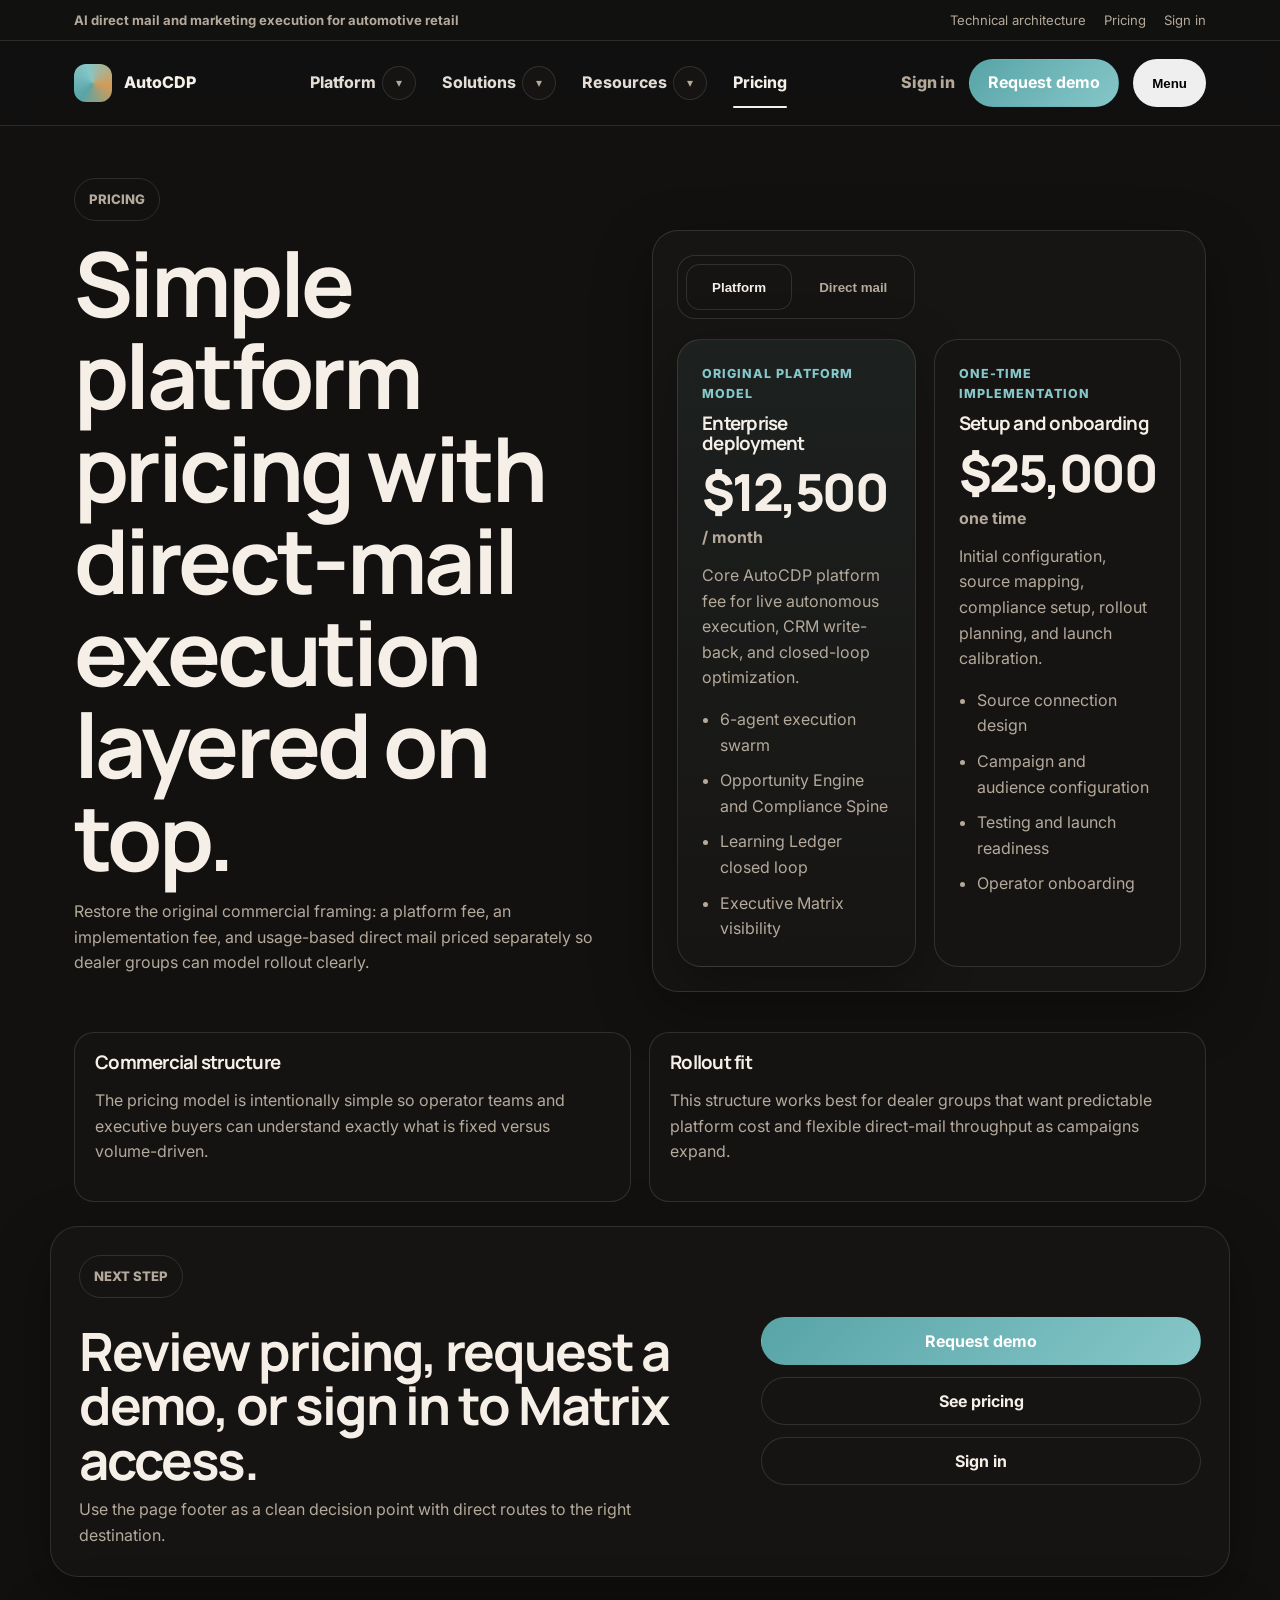
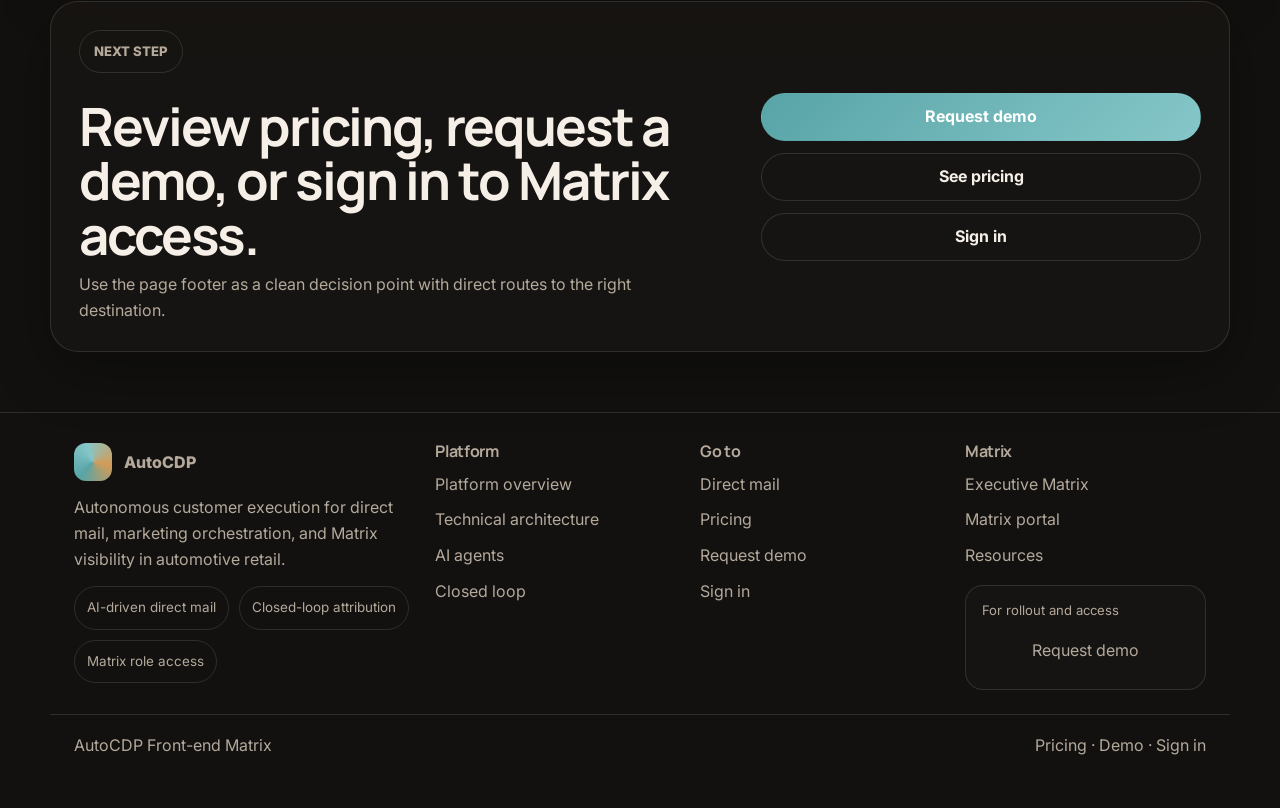
<file: pricing.html>
<!doctype html><html lang="en" data-theme="dark"><head><meta charset="UTF-8" /><meta name="viewport" content="width=device-width, initial-scale=1.0" /><title>AutoCDP — Pricing</title><link rel="preconnect" href="https://fonts.googleapis.com"><link rel="preconnect" href="https://fonts.gstatic.com" crossorigin><link href="https://fonts.googleapis.com/css2?family=Manrope:wght@400;500;600;700;800&family=Inter:wght@400;500;600;700&display=swap" rel="stylesheet"><style>[data-theme="dark"]{--bg:#121110;--surface:#171513;--surface-2:#1d1a18;--text:#f5efe7;--muted:#b4a99b;--line:rgba(255,244,230,.12);--primary:#58a4a7;--primary-2:#86c7c9;--shadow:0 18px 60px rgba(0,0,0,.32)}*{box-sizing:border-box}body{margin:0;background:var(--bg);color:var(--text);font:16px/1.6 Inter,sans-serif}a{color:inherit;text-decoration:none}img,video{display:block;max-width:100%}.container{max-width:1180px;margin:0 auto;padding:0 24px}.site-header{position:sticky;top:0;background:color-mix(in srgb,var(--bg) 88%,transparent);border-bottom:1px solid var(--line);backdrop-filter:blur(14px)}.nav{display:flex;justify-content:space-between;align-items:center;gap:18px;padding:16px 0;flex-wrap:wrap}.brand{display:flex;align-items:center;gap:12px;font-weight:800}.mark{width:38px;height:38px;border-radius:12px;background:conic-gradient(from 220deg,var(--primary),#d39b57,var(--primary-2),var(--primary))}.links,.actions{display:flex;gap:12px;align-items:center;flex-wrap:wrap}.btn{min-height:46px;padding:0 18px;border-radius:999px;border:1px solid var(--line);display:inline-flex;align-items:center;justify-content:center;font-weight:700}.btn-primary{background:linear-gradient(135deg,var(--primary),var(--primary-2));color:#fff;border-color:transparent}.hero{padding:52px 0 22px}.hero-grid{display:grid;grid-template-columns:1fr 1fr;gap:24px;align-items:end}h1,h2,h3{font-family:Manrope,Inter,sans-serif;letter-spacing:-.04em;line-height:1.03;margin:0 0 14px}h1{font-size:clamp(2.8rem,7vw,5.8rem)}h2{font-size:clamp(2rem,5vw,3.3rem)}p{color:var(--muted);max-width:68ch}.eyebrow{display:inline-flex;padding:10px 14px;border:1px solid var(--line);border-radius:999px;margin-bottom:18px;font-size:.84rem;color:var(--muted);font-weight:700;text-transform:uppercase}.panel{background:var(--surface);border:1px solid var(--line);border-radius:26px;overflow:hidden;box-shadow:var(--shadow)}.panel img,.panel video{width:100%;height:100%;object-fit:cover;aspect-ratio:16/8}.body{padding:24px}.grid{display:grid;grid-template-columns:1fr 1fr;gap:18px;margin-top:18px}.card{padding:20px;border:1px solid var(--line);border-radius:20px;background:color-mix(in srgb,var(--surface) 95%,transparent)}.footer{padding:30px 0 50px;border-top:1px solid var(--line);margin-top:60px;color:var(--muted)}.panel,.card{transition:transform .24s ease,box-shadow .24s ease}.panel:hover,.card:hover{transform:translateY(-4px)} @media(max-width:900px){.hero-grid,.grid{grid-template-columns:1fr}.btn{width:100%}}.menu-toggle{display:none}.mobile-drawer{display:none;border-bottom:1px solid var(--line);background:color-mix(in srgb,var(--bg) 96%,transparent)}.mobile-nav{display:grid;gap:10px;padding:14px 24px}.mobile-nav a{padding:14px 16px;border:1px solid var(--line);border-radius:16px;background:color-mix(in srgb,var(--surface) 90%,transparent);font-weight:700}.mobile-drawer.show{display:block}@media (max-width:760px){.menu-toggle{display:inline-flex}.nav-links,.links{display:none !important}.nav-actions .btn,.actions .btn{width:auto}.mobile-nav a{min-height:48px;display:flex;align-items:center}} .footer-grid{display:grid;grid-template-columns:1.2fr 1fr 1fr 1fr;gap:24px;align-items:start}.footer h3{margin:0 0 12px;font-size:1rem;letter-spacing:-.02em}.footer-links{display:grid;gap:10px}.footer-links a{color:var(--muted)}.footer-links a:hover{color:var(--text)}.footer-bottom{display:flex;justify-content:space-between;gap:16px;flex-wrap:wrap;border-top:1px solid var(--line);margin-top:26px;padding-top:18px}@media(max-width:900px){}@media(max-width:640px){.footer-bottom{flex-direction:column}}.utility-bar{border-bottom:1px solid var(--line);background:color-mix(in srgb,var(--bg) 92%,transparent)}.utility-inner{min-height:40px;display:flex;justify-content:space-between;align-items:center;gap:14px;flex-wrap:wrap}.utility-copy{font-size:.82rem;color:var(--muted);font-weight:600}.utility-links{display:flex;align-items:center;gap:14px;flex-wrap:wrap}.utility-links a{font-size:.82rem;color:var(--muted)}.utility-links a:hover{color:var(--text)}.btn-soft{background:color-mix(in srgb,var(--surface) 88%,transparent)}.mobile-drawer-head{display:flex;justify-content:space-between;align-items:flex-start;gap:14px;margin-bottom:14px}.drawer-title{font-weight:800}.drawer-copy{color:var(--muted);font-size:.9rem}.prefooter{padding:24px 0 0}.prefooter-shell{display:grid;grid-template-columns:1.2fr .8fr;gap:22px;align-items:center;border:1px solid var(--line);border-radius:28px;padding:28px;background:color-mix(in srgb,var(--surface) 94%,transparent);box-shadow:var(--shadow)}.prefooter-shell h2{margin:10px 0 10px}.prefooter-shell p{margin:0;max-width:60ch}.prefooter-actions{display:grid;grid-template-columns:1fr;gap:12px}.footer-brand p{margin:14px 0}.trust-row{display:flex;flex-wrap:wrap;gap:10px}.trust-row span{padding:10px 12px;border:1px solid var(--line);border-radius:999px;color:var(--muted);font-size:.84rem}.footer h3{margin:0 0 12px;font-size:1rem;letter-spacing:-.02em}.footer-links{display:grid;gap:10px}.footer-links a{color:var(--muted)}.footer-links a:hover{color:var(--text)}.footer-contact{margin-top:18px;padding:14px 16px;border:1px solid var(--line);border-radius:18px;background:color-mix(in srgb,var(--surface) 95%,transparent);display:grid;gap:6px}.footer-contact span{font-size:.82rem;color:var(--muted)}.footer-bottom{display:flex;justify-content:space-between;gap:16px;flex-wrap:wrap;border-top:1px solid var(--line);margin-top:26px;padding-top:18px}@media(max-width:900px){.prefooter-shell,.footer-brand{grid-column:1/-1}}@media(max-width:640px){.utility-inner,.mobile-drawer-head,.prefooter-shell,.footer-grid,.footer-bottom{grid-template-columns:1fr;display:grid}.utility-links{gap:10px}.prefooter-actions{grid-template-columns:1fr}.footer-brand{grid-column:auto}}.site-header,.site{transition:background .22s ease,border-color .22s ease,box-shadow .22s ease,transform .22s ease}.site-header.is-compact,.site.is-compact{box-shadow:0 14px 34px rgba(0,0,0,.18)}.links a,.nav-links a{position:relative}.links a.is-active,.nav-links a.is-active{color:var(--text);font-weight:800}.links a.is-active::after,.nav-links a.is-active::after{content:"";position:absolute;left:0;right:0;bottom:-10px;height:2px;border-radius:999px;background:currentColor;opacity:.95}.mobile-drawer.show{opacity:1;transform:translateY(0)}@media (prefers-reduced-motion: reduce){.site-header,.site,}body{overflow-x:hidden}.actions .btn,.nav-actions .btn,.menu-toggle,.mobile-nav a,.prefooter-actions .btn,.footer-contact a{min-height:48px;display:inline-flex;align-items:center;justify-content:center}.mobile-nav a{justify-content:flex-start;padding:14px 16px;line-height:1.25;word-break:break-word}.utility-links a,.footer-links a,.footer-contact a{overflow-wrap:anywhere}.prefooter-actions .btn{width:100%}@media (max-width:760px){.utility-bar{display:none}.site-header,.site{position:sticky;top:0;z-index:80;backdrop-filter:blur(14px)}.nav,.navbar{grid-template-columns:auto 1fr auto;gap:12px;align-items:center}.actions.nav-actions,.nav-actions{display:flex;align-items:center;gap:8px}.actions.nav-actions .btn-soft,.nav-actions .btn-soft{display:none}.actions.nav-actions .btn-primary,.nav-actions .btn-primary{display:none}.menu-toggle{display:inline-flex;width:auto;padding:12px 14px}.mobile-drawer{position:absolute;left:0;right:0;top:100%;padding:14px 16px 18px;border-bottom:1px solid var(--line);background:color-mix(in srgb,var(--bg) 97%,transparent);box-shadow:0 20px 40px rgba(0,0,0,.16)}.mobile-drawer-head{grid-template-columns:1fr;display:grid;gap:12px}.mobile-drawer-head .btn{width:100%}.mobile-nav{gap:10px}.hero,.hero-grid,.grid-2,.grid-3,.feature-grid,.cards,.footer-grid,.prefooter-shell{grid-template-columns:1fr !important}.hero-copy,.hero-panel,.hero-card,.glass-hero,.glass-panel,.price-card,.matrix-card,.feature-card,.card{min-width:0}.wrap,.container{width:min(100% - 20px,var(--page-max,1200px))}.prefooter{padding-top:18px}.prefooter-shell{padding:20px;border-radius:22px}.footer{padding-bottom:32px}.footer-grid{display:grid;grid-template-columns:1fr !important;gap:18px}.footer-bottom{display:grid;grid-template-columns:1fr;gap:10px}.trust-row{gap:8px}.trust-row span{font-size:.8rem;padding:9px 11px}.utility-inner,.prefooter-actions{display:grid;grid-template-columns:1fr}.links a.is-active::after,.nav-links a.is-active::after{bottom:-6px}}@media (max-width:640px){html{font-size:16px}.brand span:last-child{font-size:1rem}.hero-title,h1{word-break:break-word}.eyebrow,.utility-copy,.utility-links a,.footer-contact span{font-size:.8rem}.btn,.mobile-nav a{font-size:.95rem}.footer-links a,.utility-links a,.mobile-nav a{min-height:48px}.prefooter-shell h2{font-size:clamp(1.4rem,5vw,1.8rem)}.drawer-title{font-size:1rem}.drawer-copy{font-size:.88rem}}.pricing-tabs{display:inline-grid;grid-template-columns:1fr 1fr;gap:8px;padding:8px;border:1px solid var(--line);border-radius:18px;background:color-mix(in srgb,var(--surface) 92%,transparent);margin-bottom:20px}.pricing-tab{min-height:46px;padding:0 18px;border-radius:14px;border:1px solid transparent;background:transparent;color:var(--muted);font-weight:800;cursor:pointer}.pricing-tab.is-active{background:color-mix(in srgb,var(--bg) 35%,var(--surface));border-color:var(--line);color:var(--text)}.pricing-grid{display:grid;grid-template-columns:1fr 1fr;gap:18px}.price-card{padding:24px;border:1px solid var(--line);border-radius:24px;background:color-mix(in srgb,var(--surface) 96%,transparent)}.price-card.featured{box-shadow:var(--shadow);background:linear-gradient(180deg,color-mix(in srgb,var(--surface) 92%,var(--primary) 8%),color-mix(in srgb,var(--surface) 98%,transparent))}.plan-kicker{font-size:.78rem;text-transform:uppercase;letter-spacing:.08em;color:var(--primary-2);font-weight:800;margin-bottom:10px}.price-line{display:flex;align-items:end;gap:10px;flex-wrap:wrap;margin:14px 0 12px}.price-value{font:800 clamp(2.4rem,6vw,4rem)/.95 Manrope,Inter,sans-serif;letter-spacing:-.05em}.price-unit{color:var(--muted);font-weight:700}.price-copy{margin:0 0 16px}.price-list{margin:0;padding-left:18px;color:var(--muted);display:grid;gap:10px}.price-note{display:inline-flex;padding:12px 14px;border:1px solid var(--line);border-radius:14px;font-weight:800;background:color-mix(in srgb,var(--surface-2) 88%,transparent);margin:14px 0}.pricing-pane[hidden]{display:none !important}@media(max-width:900px){.pricing-grid{grid-template-columns:1fr}}@media(max-width:640px){.pricing-tabs{width:100%;grid-template-columns:1fr}.pricing-tab{width:100%}.price-card{padding:20px}.price-line{gap:6px}.price-value{font-size:clamp(2rem,12vw,3rem)}}/* nav-rebuild-v2 */.site-header{position:sticky;top:0;z-index:90;border-bottom:1px solid var(--line);background:color-mix(in srgb,var(--bg) 88%,transparent);backdrop-filter:blur(16px)}.utility-bar{border-bottom:1px solid var(--line);background:color-mix(in srgb,var(--bg) 94%,transparent)}.utility-inner{min-height:40px;display:flex;align-items:center;justify-content:space-between;gap:14px;flex-wrap:wrap}.utility-copy{font-size:.82rem;color:var(--muted);font-weight:700}.utility-links{display:flex;align-items:center;gap:18px;flex-wrap:wrap}.utility-links a{font-size:.82rem;color:var(--muted)}.utility-links a:hover{color:var(--text)}.nav-shell{display:grid;grid-template-columns:auto 1fr auto;align-items:center;gap:32px;min-height:84px}.brand{display:flex;align-items:center;gap:12px;font-weight:800;white-space:nowrap}.mark{width:38px;height:38px;border-radius:12px;background:conic-gradient(from 220deg,var(--primary),var(--primary-2),#d39b57,var(--primary))}.main-nav{display:flex;align-items:center;justify-content:center;gap:26px;min-width:0}.nav-group{position:relative;display:flex;align-items:center;gap:6px}.nav-link{font-weight:750;color:var(--text);opacity:.92;white-space:nowrap}.nav-link:hover,.nav-link.is-active,.sign-link:hover{color:var(--text);opacity:1}.nav-link.is-active{position:relative}.nav-link.is-active::after{content:"";position:absolute;left:0;right:0;bottom:-12px;height:2px;border-radius:999px;background:currentColor}.nav-toggle{display:inline-flex;align-items:center;justify-content:center;width:34px;height:34px;border:1px solid var(--line);border-radius:999px;background:color-mix(in srgb,var(--surface) 92%,transparent);color:var(--muted)}.nav-toggle:hover,.nav-toggle[aria-expanded="true"]{color:var(--text);border-color:color-mix(in srgb,var(--primary) 45%,var(--line))}.caret{font-size:.78rem;line-height:1}.nav-dropdown{position:absolute;top:calc(100% + 14px);left:0;min-width:280px;padding:14px;border:1px solid var(--line);border-radius:20px;background:color-mix(in srgb,var(--bg) 97%,transparent);box-shadow:0 20px 40px rgba(0,0,0,.30);gap:8px;display:none}.nav-dropdown:not([hidden]){display:grid}[hidden]{display:none!important}.dropdown-link{display:block;padding:12px 14px;border:1px solid transparent;border-radius:14px;color:var(--muted);font-weight:700}.dropdown-link:hover,.dropdown-link:focus-visible{color:var(--text);border-color:var(--line);background:color-mix(in srgb,var(--surface) 92%,transparent)}.actions.nav-actions{display:flex;align-items:center;gap:14px}.sign-link{font-weight:800;color:var(--muted);white-space:nowrap}.btn-soft{background:color-mix(in srgb,var(--surface) 92%,transparent)}.menu-toggle{display:none}.mobile-drawer{display:none;border-bottom:1px solid var(--line);background:color-mix(in srgb,var(--bg) 96%,transparent);padding:16px 20px}.mobile-drawer.show{display:block}.mobile-drawer-head{display:flex;justify-content:space-between;align-items:flex-start;gap:14px;margin-bottom:14px}.drawer-title{font-weight:800}.drawer-copy{color:var(--muted);font-size:.92rem}.mobile-nav{display:grid;gap:10px}.mobile-nav a{min-height:48px;padding:14px 16px;border:1px solid var(--line);border-radius:16px;background:color-mix(in srgb,var(--surface) 92%,transparent);font-weight:700;display:flex;align-items:center}.prefooter-shell{display:grid;grid-template-columns:1.2fr .8fr;gap:22px;align-items:center}.footer-grid{display:grid;grid-template-columns:1.4fr 1fr 1fr 1fr;gap:24px;align-items:start}.footer-links{display:grid;gap:10px}.footer-links a{color:var(--muted)}.footer-links a:hover{color:var(--text)}.footer-contact{margin-top:16px;padding:14px 16px;border:1px solid var(--line);border-radius:18px;background:color-mix(in srgb,var(--surface) 94%,transparent);display:grid;gap:6px}.footer-contact span{font-size:.82rem;color:var(--muted)}.footer-bottom{display:flex;justify-content:space-between;gap:16px;flex-wrap:wrap;border-top:1px solid var(--line);margin-top:24px;padding-top:18px}.trust-row{display:flex;flex-wrap:wrap;gap:10px}.trust-row span{padding:10px 12px;border:1px solid var(--line);border-radius:999px;color:var(--muted);font-size:.84rem}.demo-form{display:grid;gap:14px}.field-grid{display:grid;grid-template-columns:1fr 1fr;gap:14px}.demo-form label,.signin-form label{display:grid;gap:8px;font-weight:700}.demo-form input,.demo-form select,.demo-form textarea,.signin-form input{width:100%;min-height:52px;padding:0 16px;border-radius:16px;border:1px solid var(--line);background:color-mix(in srgb,var(--surface) 94%,transparent);color:var(--text)}.demo-form textarea{min-height:120px;padding:14px 16px;resize:vertical}.form-note{color:var(--muted);font-size:.92rem}.form-success{padding:14px 16px;border:1px solid color-mix(in srgb,var(--primary) 35%,var(--line));border-radius:16px;background:color-mix(in srgb,var(--primary) 12%,var(--surface));color:var(--text)}.demo-grid,.matrix-grid{display:grid;grid-template-columns:repeat(3,1fr);gap:18px}.matrix-grid{grid-template-columns:repeat(4,1fr)}.compact-page{padding:46px 0 20px}.compact-page h1,.compact-page h2,.compact-page h3,.compact-page h4{letter-spacing:-.04em}.tier-card,.price-card-lite,.signin-card{padding:22px;border:1px solid var(--line);border-radius:24px;background:color-mix(in srgb,var(--surface) 95%,transparent)}.price-value{font:800 clamp(2.2rem,5vw,3.2rem)/.95 Manrope,Inter,sans-serif;letter-spacing:-.05em}.price-unit{color:var(--muted);font-weight:700}.price-line{display:flex;align-items:end;gap:10px;flex-wrap:wrap;margin:14px 0 12px}.eyebrow{display:inline-flex;padding:10px 14px;border:1px solid var(--line);border-radius:999px;margin-bottom:16px;font-size:.82rem;color:var(--muted);font-weight:800;text-transform:uppercase}.center-shell{max-width:520px;margin:0 auto}.signin-card{max-width:520px;margin:24px auto 0}.matrix-top{display:flex;justify-content:space-between;gap:12px;align-items:flex-start}.matrix-badge{padding:8px 10px;border:1px solid var(--line);border-radius:999px;color:var(--muted);font-size:.8rem}.hero-actions{display:flex;gap:12px;flex-wrap:wrap;margin-top:18px}@media (max-width:1180px){.main-nav{gap:18px}.nav-shell{gap:20px}}@media (max-width:980px){.main-nav{display:none}.menu-toggle{display:inline-flex}.utility-bar{display:none}.nav-shell{grid-template-columns:auto 1fr auto;gap:14px;min-height:74px}.actions.nav-actions .sign-link,.actions.nav-actions .btn-primary{display:none}.prefooter-shell,.footer-grid,.demo-grid,.matrix-grid,.field-grid{grid-template-columns:1fr}.mobile-drawer-head{display:grid;grid-template-columns:1fr;gap:12px}}@media (max-width:640px){.container{padding:0 20px}.footer-bottom{display:grid;grid-template-columns:1fr}.hero-actions{display:grid;grid-template-columns:1fr}}</style></head><body><header class="site-header"><div class="utility-bar"><div class="container utility-inner"><div class="utility-copy">AI direct mail and marketing execution for automotive retail</div><div class="utility-links"><a href="tech.html">Technical architecture</a><a href="pricing.html">Pricing</a><a href="dashboard.html">Sign in</a></div></div></div><div class="container nav-shell"><a class="brand" href="index.html"><span class="mark"></span><span>AutoCDP</span></a><nav class="main-nav" aria-label="Primary navigation"><div class="nav-group"><a class="nav-link" href="platform.html">Platform</a><button class="nav-toggle" type="button" aria-expanded="false" aria-haspopup="true" aria-controls="menu-platform" data-dropdown-button="platform"><span class="caret">▾</span></button><div class="nav-dropdown" id="menu-platform" data-dropdown="platform" hidden><a class="dropdown-link" href="platform.html">Platform overview</a><a class="dropdown-link" href="ai-agents.html">AI agents</a><a class="dropdown-link" href="closed-loop.html">Closed loop</a><a class="dropdown-link" href="tech.html">Technical architecture</a></div></div><div class="nav-group"><a class="nav-link" href="direct-mail.html">Solutions</a><button class="nav-toggle" type="button" aria-expanded="false" aria-haspopup="true" aria-controls="menu-solutions" data-dropdown-button="solutions"><span class="caret">▾</span></button><div class="nav-dropdown" id="menu-solutions" data-dropdown="solutions" hidden><a class="dropdown-link" href="direct-mail.html">Direct mail</a><a class="dropdown-link" href="executive-matrix.html">Executive Matrix</a><a class="dropdown-link" href="access.html">Request demo</a></div></div><div class="nav-group"><a class="nav-link" href="resources.html">Resources</a><button class="nav-toggle" type="button" aria-expanded="false" aria-haspopup="true" aria-controls="menu-resources" data-dropdown-button="resources"><span class="caret">▾</span></button><div class="nav-dropdown" id="menu-resources" data-dropdown="resources" hidden><a class="dropdown-link" href="resources.html">Resources</a><a class="dropdown-link" href="pricing.html">Pricing</a><a class="dropdown-link" href="dashboard.html">Sign in</a></div></div><a class="nav-link standalone" href="pricing.html">Pricing</a></nav><div class="actions nav-actions"><a class="sign-link" href="dashboard.html">Sign in</a><a class="btn btn-primary" href="access.html">Request demo</a><button class="btn menu-toggle" type="button" data-menu-toggle aria-label="Open menu" aria-expanded="false" aria-controls="mobile-nav-drawer">Menu</button></div></div><div id="mobile-nav-drawer" class="mobile-drawer" data-mobile-drawer hidden><div class="mobile-drawer-head"><div><div class="drawer-title">Explore AutoCDP</div><div class="drawer-copy">Platform, pricing, demo, and Matrix access.</div></div><a class="btn btn-primary" href="access.html">Request demo</a></div><nav class="mobile-nav" aria-label="Mobile navigation"><a href="index.html">Home</a><a href="platform.html">Platform</a><a href="ai-agents.html">AI agents</a><a href="direct-mail.html">Direct mail</a><a href="executive-matrix.html">Executive Matrix</a><a href="resources.html">Resources</a><a href="pricing.html">Pricing</a><a href="dashboard.html">Sign in</a><a href="access.html">Request demo</a></nav></div></header><main>
  <section class="hero">
    <div class="container hero-grid">
      <div>
        <span class="eyebrow">Pricing</span>
        <h1>Simple platform pricing with direct-mail execution layered on top.</h1>
        <p>Restore the original commercial framing: a platform fee, an implementation fee, and usage-based direct mail priced separately so dealer groups can model rollout clearly.</p>
      </div>
      <div class="panel">
        <div class="body">
          <div class="pricing-tabs" role="tablist" aria-label="Pricing views">
            <button class="pricing-tab is-active" type="button" role="tab" aria-selected="true" data-pricing-tab="platform">Platform</button>
            <button class="pricing-tab" type="button" role="tab" aria-selected="false" data-pricing-tab="mail">Direct mail</button>
          </div>
          <div class="pricing-panels">
            <section class="pricing-pane is-active" data-pricing-pane="platform">
              <div class="pricing-grid">
                <article class="price-card featured">
                  <div class="plan-kicker">Original platform model</div>
                  <h3>Enterprise deployment</h3>
                  <div class="price-line"><span class="price-value">$12,500</span><span class="price-unit">/ month</span></div>
                  <p class="price-copy">Core AutoCDP platform fee for live autonomous execution, CRM write-back, and closed-loop optimization.</p>
                  <ul class="price-list">
                    <li>6-agent execution swarm</li>
                    <li>Opportunity Engine and Compliance Spine</li>
                    <li>Learning Ledger closed loop</li>
                    <li>Executive Matrix visibility</li>
                  </ul>
                </article>
                <article class="price-card">
                  <div class="plan-kicker">One-time implementation</div>
                  <h3>Setup and onboarding</h3>
                  <div class="price-line"><span class="price-value">$25,000</span><span class="price-unit">one time</span></div>
                  <p class="price-copy">Initial configuration, source mapping, compliance setup, rollout planning, and launch calibration.</p>
                  <ul class="price-list">
                    <li>Source connection design</li>
                    <li>Campaign and audience configuration</li>
                    <li>Testing and launch readiness</li>
                    <li>Operator onboarding</li>
                  </ul>
                </article>
              </div>
            </section>
            <section class="pricing-pane" data-pricing-pane="mail" hidden>
              <div class="pricing-grid">
                <article class="price-card featured">
                  <div class="plan-kicker">Usage-based execution</div>
                  <h3>Direct mail</h3>
                  <div class="price-line"><span class="price-value">$0.65</span><span class="price-unit">per mail piece</span></div>
                  <p class="price-copy">Creative generation, print orchestration, dispatch logic, and response attribution are metered per delivered piece.</p>
                  <ul class="price-list">
                    <li>Per-recipient personalization</li>
                    <li>Triggered campaign launches</li>
                    <li>Attribution back to CRM timeline</li>
                    <li>Closed-loop performance learning</li>
                  </ul>
                </article>
                <article class="price-card">
                  <div class="plan-kicker">Commercial note</div>
                  <h3>How to model it</h3>
                  <div class="price-note">Platform + implementation + variable media</div>
                  <p class="price-copy">Treat the software as a recurring infrastructure layer, then model direct mail as variable spend tied to campaign volume.</p>
                  <ul class="price-list">
                    <li>Fixed monthly software fee</li>
                    <li>One-time deployment fee</li>
                    <li>Variable mail volume cost</li>
                    <li>No seat-based pricing complexity</li>
                  </ul>
                </article>
              </div>
            </section>
          </div>
        </div>
      </div>
    </div>
  </section>

  <section class="container">
    <div class="grid">
      <article class="card">
        <h3>Commercial structure</h3>
        <p>The pricing model is intentionally simple so operator teams and executive buyers can understand exactly what is fixed versus volume-driven.</p>
      </article>
      <article class="card">
        <h3>Rollout fit</h3>
        <p>This structure works best for dealer groups that want predictable platform cost and flexible direct-mail throughput as campaigns expand.</p>
      </article>
    </div>
  </section>
</main><section class="prefooter"><div class="container prefooter-shell"><div><span class="eyebrow">Next step</span><h2>Review pricing, request a demo, or sign in to Matrix access.</h2><p>Use the page footer as a clean decision point with direct routes to the right destination.</p></div><div class="prefooter-actions"><a class="btn btn-primary" href="access.html">Request demo</a><a class="btn btn-soft" href="pricing.html">See pricing</a><a class="btn btn-soft" href="dashboard.html">Sign in</a></div></div></section><section class="prefooter"><div class="container prefooter-shell"><div><span class="eyebrow">Next step</span><h2>Review pricing, request a demo, or sign in to Matrix access.</h2><p>Use the page footer as a clean decision point with direct routes to the right destination.</p></div><div class="prefooter-actions"><a class="btn btn-primary" href="access.html">Request demo</a><a class="btn btn-soft" href="pricing.html">See pricing</a><a class="btn btn-soft" href="dashboard.html">Sign in</a></div></div></section><footer class="footer"><div class="container footer-grid"><div class="footer-brand"><a class="brand" href="index.html"><span class="mark"></span><span>AutoCDP</span></a><p>Autonomous customer execution for direct mail, marketing orchestration, and Matrix visibility in automotive retail.</p><div class="trust-row"><span>AI-driven direct mail</span><span>Closed-loop attribution</span><span>Matrix role access</span></div></div><div><h3>Platform</h3><div class="footer-links"><a href="platform.html">Platform overview</a><a href="tech.html">Technical architecture</a><a href="ai-agents.html">AI agents</a><a href="closed-loop.html">Closed loop</a></div></div><div><h3>Go to</h3><div class="footer-links"><a href="direct-mail.html">Direct mail</a><a href="pricing.html">Pricing</a><a href="access.html">Request demo</a><a href="dashboard.html">Sign in</a></div></div><div><h3>Matrix</h3><div class="footer-links"><a href="executive-matrix.html">Executive Matrix</a><a href="dashboard.html">Matrix portal</a><a href="resources.html">Resources</a></div><div class="footer-contact"><span>For rollout and access</span><a href="access.html">Request demo</a></div></div></div><div class="container footer-bottom"><span>AutoCDP Front-end Matrix</span><span><a href="pricing.html">Pricing</a> · <a href="access.html">Demo</a> · <a href="dashboard.html">Sign in</a></span></div></footer><script>(function(){const path=(location.pathname.split('/').pop()||'index.html').toLowerCase();document.querySelectorAll('.nav-link,.dropdown-link,.mobile-nav a,.footer a,.utility-links a,.sign-link').forEach(a=>{const href=(a.getAttribute('href')||'').toLowerCase();if(href===path){a.classList.add('is-active');a.setAttribute('aria-current','page');}});const menuToggle=document.querySelector('[data-menu-toggle]');const drawer=document.querySelector('[data-mobile-drawer]');function closeDrawer(){if(!drawer||!menuToggle)return;drawer.classList.remove('show');drawer.hidden=true;menuToggle.setAttribute('aria-expanded','false');menuToggle.setAttribute('aria-label','Open menu');}function openDrawer(){if(!drawer||!menuToggle)return;drawer.hidden=false;requestAnimationFrame(()=>drawer.classList.add('show'));menuToggle.setAttribute('aria-expanded','true');menuToggle.setAttribute('aria-label','Close menu');}menuToggle&&menuToggle.addEventListener('click',()=>drawer&&drawer.classList.contains('show')?closeDrawer():openDrawer());drawer&&drawer.querySelectorAll('a').forEach(a=>a.addEventListener('click',closeDrawer));window.addEventListener('resize',()=>{if(window.innerWidth>980)closeDrawer();});document.addEventListener('keydown',e=>{if(e.key==='Escape'){closeDrawer();closeMenus();}});document.addEventListener('click',e=>{if(drawer&&drawer.classList.contains('show')&&!drawer.contains(e.target)&&!e.target.closest('[data-menu-toggle]'))closeDrawer();if(!e.target.closest('.nav-group'))closeMenus();});const groups=[...document.querySelectorAll('.nav-group')];function closeMenus(){groups.forEach(group=>{const btn=group.querySelector('[data-dropdown-button]');const menu=group.querySelector('[data-dropdown]');if(btn)btn.setAttribute('aria-expanded','false');if(menu)menu.hidden=true;});}function openMenu(group){if(window.innerWidth<981)return;closeMenus();const btn=group.querySelector('[data-dropdown-button]');const menu=group.querySelector('[data-dropdown]');if(btn)btn.setAttribute('aria-expanded','true');if(menu)menu.hidden=false;}groups.forEach(group=>{const btn=group.querySelector('[data-dropdown-button]');btn&&btn.addEventListener('click',e=>{e.preventDefault();const menu=group.querySelector('[data-dropdown]');const isOpen=btn.getAttribute('aria-expanded')==='true';closeMenus();if(!isOpen&&menu&&window.innerWidth>980){btn.setAttribute('aria-expanded','true');menu.hidden=false;}});group.addEventListener('mouseenter',()=>openMenu(group));let hoverTimer=null;group.addEventListener('mouseenter',()=>{if(hoverTimer)clearTimeout(hoverTimer);});group.addEventListener('mouseleave',()=>{if(hoverTimer)clearTimeout(hoverTimer);hoverTimer=setTimeout(()=>closeMenus(),420);});group.addEventListener('focusin',()=>openMenu(group));group.addEventListener('focusout',e=>{if(!group.contains(e.relatedTarget))closeMenus();});});const demoForm=document.querySelector('[data-demo-form]');if(demoForm){demoForm.addEventListener('submit',e=>{e.preventDefault();const note=demoForm.querySelector('[data-demo-success]');if(note){note.hidden=false;note.textContent='Demo request captured. A follow-up will be routed from this build flow.';}demoForm.reset();});}const loginForm=document.querySelector('[data-login-form]');if(loginForm){loginForm.addEventListener('submit',e=>{e.preventDefault();const u=loginForm.querySelector('input[name="username"]');const p=loginForm.querySelector('input[name="password"]');const msg=loginForm.querySelector('[data-login-message]');const user=(u?u.value.trim():'');const pass=(p?p.value.trim():'');const tiers={'1':'Executive','2':'Operator','3':'Campaign Ops','4':'Admin'};if(user.toLowerCase()==='autocdp'&&tiers[pass]){window.location.href='dashboard.html#tier-'+pass;}else if(msg){msg.hidden=false;msg.textContent='Use username Autocdp and password 1-4 for the matching dashboard tier.';}});}})();</script></body></html>
</file>
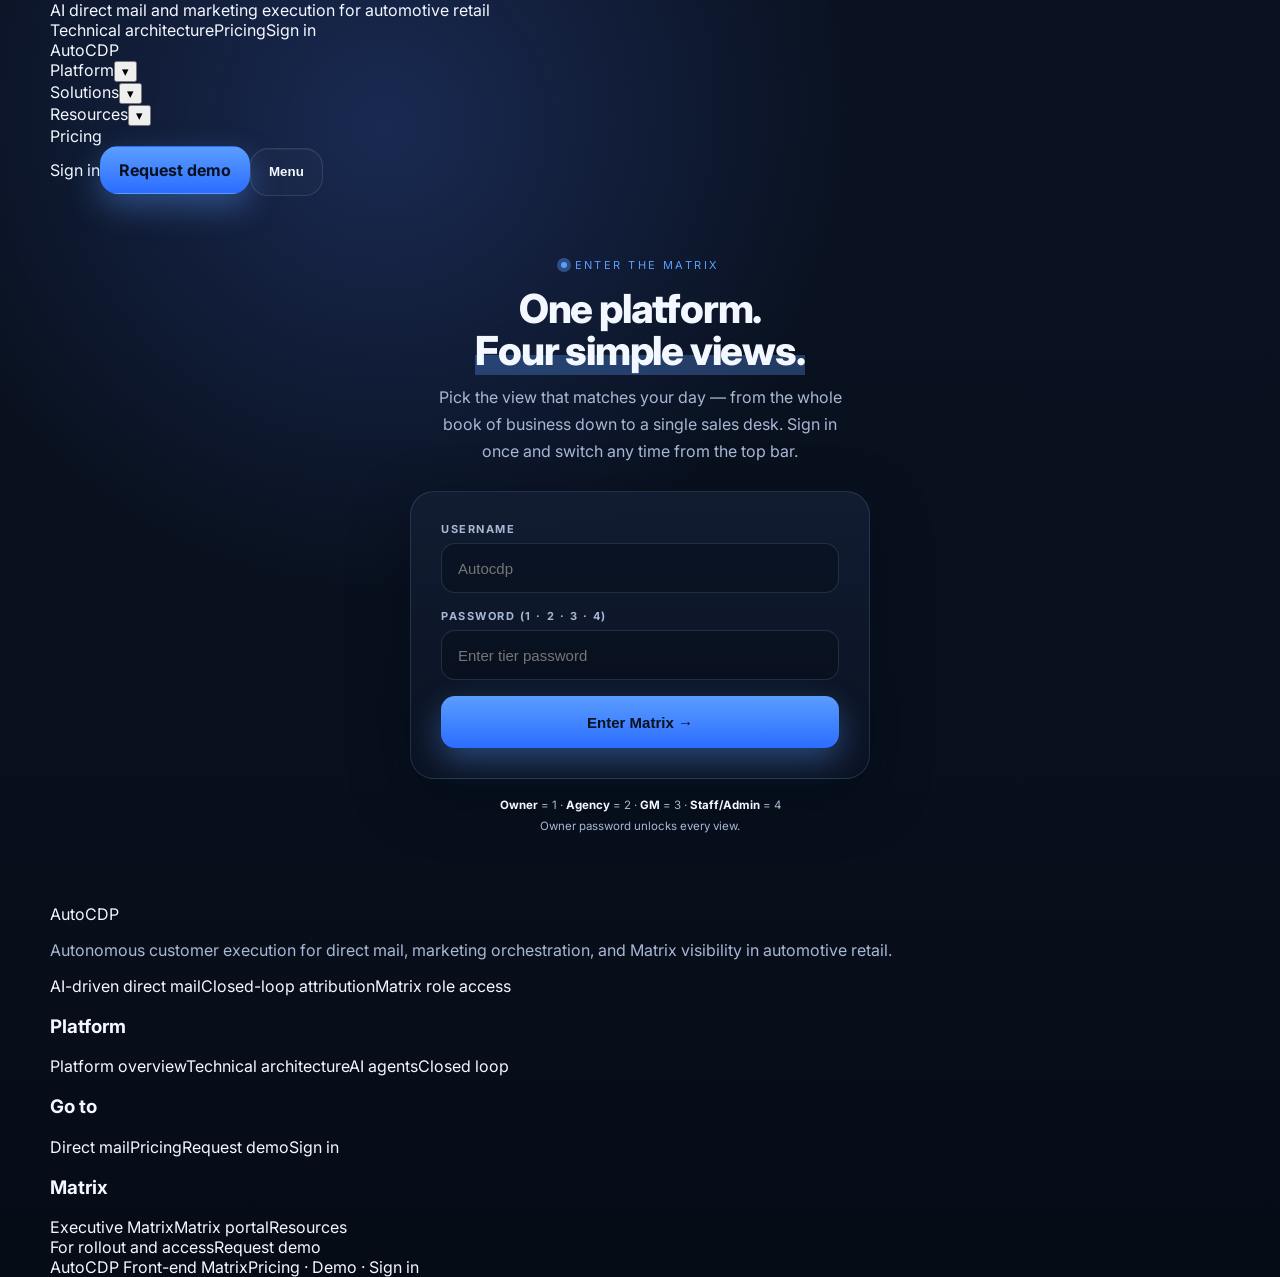
<file: signin.html>
<!doctype html>
<html lang="en" data-theme="dark">
<head>
<meta charset="utf-8">
<meta name="viewport" content="width=device-width, initial-scale=1">
<title>AutoCDP — Sign in</title>
<meta http-equiv="refresh" content="0; url=dashboard.html">
<link rel="stylesheet" href="shared.css">
</head>
<body>
<div class="container" style="min-height:60vh;display:flex;align-items:center;justify-content:center;text-align:center">
  <div>
    <h1 style="font-size:28px;margin-bottom:10px">Entering the Matrix…</h1>
    <p style="color:var(--muted)">Redirecting to the AutoCDP Matrix sign-in. <a href="dashboard.html" style="color:var(--primary)">Continue →</a></p>
  </div>
</div>
<script>location.replace('dashboard.html');</script>
</body>
</html>
</file>
<file: shared.css>
:root,[data-theme="dark"]{
  --bg:#0a1222;
  --bg-2:#0f1a30;
  --surface:#101b31;
  --surface-2:#15233f;
  --surface-3:#1b2d4d;
  --text:#f3f7ff;
  --muted:#a8b7d4;
  --border:rgba(146,174,230,.18);
  --border-strong:rgba(123,170,255,.34);
  --primary:#5b9dff;
  --primary-2:#2b6dff;
  --glow:rgba(91,157,255,.38);
  --success:#62d6a6;
  --shadow-lg:0 18px 60px rgba(2,8,20,.46);
  --radius:24px;
  --radius-sm:16px;
}
*{box-sizing:border-box}
html,body{margin:0;padding:0;background:radial-gradient(circle at 30% 10%, rgba(82,126,255,.22), transparent 32%),linear-gradient(180deg,var(--bg),#08101d 60%,#060c16 100%);color:var(--text);font-family:Inter,system-ui,sans-serif}
body{min-height:100vh}
a{color:inherit;text-decoration:none}
img,video{display:block;max-width:100%}
.container,.wrap{width:min(1180px,calc(100% - 32px));margin:0 auto}
.btn{min-height:48px;padding:0 18px;border-radius:18px;border:1px solid var(--border);display:inline-flex;align-items:center;justify-content:center;gap:10px;font-weight:700;background:rgba(255,255,255,.02);color:var(--text);box-shadow:inset 0 1px 0 rgba(255,255,255,.05)}
.btn:hover{border-color:var(--border-strong)}
.btn-primary{background:linear-gradient(180deg,var(--primary),var(--primary-2));color:#08111f;border-color:transparent;box-shadow:0 12px 32px var(--glow)}
.btn-ghost{background:rgba(255,255,255,.03)}
.card,.panel,.glass{background:linear-gradient(180deg,rgba(18,29,51,.92),rgba(11,19,34,.95));border:1px solid var(--border);box-shadow:var(--shadow-lg);border-radius:24px}
.hero-media img,.panel img{width:100%;height:100%;object-fit:cover;aspect-ratio:16/10}
.eyebrow{display:inline-flex;align-items:center;gap:8px;border:1px solid var(--border);padding:10px 14px;border-radius:999px;color:var(--muted);font-size:.82rem;font-weight:800;text-transform:uppercase;letter-spacing:.04em}
.lead,.sub,p{color:var(--muted)}
.mobile-drawer{display:none;position:sticky;top:76px;z-index:49;border-bottom:1px solid var(--border);background:rgba(7,13,24,.98);backdrop-filter:blur(20px)}
.mobile-drawer.show{display:block}
.mobile-nav{display:grid;gap:10px;padding:14px 16px 18px}.mobile-nav a{min-height:50px;display:flex;align-items:center;padding:14px 16px;border:1px solid var(--border);border-radius:16px;background:rgba(255,255,255,.03);font-weight:700}
.back-row{display:flex;flex-wrap:wrap;gap:12px;margin-top:18px}
.back-row .btn{flex:1 1 180px}
@media (max-width:760px){
  .nav-links,.links{display:none !important}
  .menu-btn,.menu-toggle{display:inline-flex !important}
  .nav-actions,.actions{gap:8px}
  .nav-actions .btn,.actions .btn{padding:0 14px}
}


/* ============================================================
   MATRIX DASHBOARD — scoped under .mtx, dash-matrix layout,
   AutoCDP dark blue theme (shared.css tokens)
   ============================================================ */
.mtx{display:block}
.mtx-wrap{width:min(1180px,calc(100% - 32px));margin:0 auto}

/* Lock / sign-in */
.mtx-lock{min-height:64vh;display:flex;align-items:center;justify-content:center;padding:56px 0}
.mtx-lock-inner{width:100%;max-width:460px;text-align:center}
.mtx-eyebrow{display:inline-flex;align-items:center;gap:8px;font-size:11px;letter-spacing:.22em;text-transform:uppercase;color:var(--primary);margin-bottom:16px}
.mtx-eyebrow .pip{width:6px;height:6px;border-radius:50%;background:var(--primary);box-shadow:0 0 0 4px var(--glow)}
.mtx-lock h1{font-size:40px;line-height:1.05;letter-spacing:-.03em;margin:0 0 12px;font-weight:800}
.mtx-lock h1 .hl{background-image:linear-gradient(transparent 60%,rgba(91,157,255,.30) 60%)}
.mtx-lock-lede{color:var(--muted);line-height:1.7;margin:0 auto 26px;max-width:420px}
.mtx-card-form{background:linear-gradient(180deg,rgba(18,29,51,.94),rgba(11,19,34,.97));border:1px solid var(--border);border-radius:var(--radius);box-shadow:var(--shadow-lg);padding:30px;text-align:left}
.mtx-frow{display:grid;gap:7px;margin-bottom:16px}
.mtx-frow label{font-size:11px;font-weight:700;letter-spacing:.14em;text-transform:uppercase;color:var(--muted)}
.mtx-frow input{min-height:50px;padding:0 16px;border-radius:14px;border:1px solid var(--border);background:rgba(8,16,29,.6);color:var(--text);font-size:15px}
.mtx-frow input:focus{outline:none;border-color:var(--primary)}
.mtx-submit{width:100%;min-height:52px;border:none;border-radius:14px;background:linear-gradient(180deg,var(--primary),var(--primary-2));color:#08111f;font-weight:800;font-size:15px;cursor:pointer;box-shadow:0 12px 32px var(--glow)}
.mtx-submit:hover{filter:brightness(1.05)}
.mtx-err{display:none;margin-top:12px;font-size:12px;font-weight:700;color:#ff9bb0;padding:9px 12px;border-radius:10px;background:rgba(255,100,120,.08);border:1px solid rgba(255,100,120,.2)}
.mtx-err.show{display:block}
.mtx-lock-hint{margin-top:16px;font-size:11.5px;color:var(--muted);line-height:1.8}
.mtx-lock-hint b{color:var(--text)}

/* App shell */
.mtx-app{display:none}
.mtx-app.show{display:block}

/* Hero (role-grid intro — mirrors dash-matrix) */
.mtx-hero{text-align:center;padding:48px 0 32px}
.mtx-hero h1{font-size:46px;line-height:1.04;letter-spacing:-.035em;font-weight:800;margin:14px auto 0;max-width:760px}
.mtx-hero h1 .hl{background-image:linear-gradient(transparent 58%,rgba(91,157,255,.30) 58%)}
.mtx-hero p{margin:18px auto 0;color:var(--muted);font-size:15.5px;line-height:1.7;max-width:560px}

/* Role grid (the dash-matrix four cards) */
.mtx-grid{display:grid;grid-template-columns:1fr;gap:18px;padding:8px 0 40px}
@media(min-width:640px){.mtx-grid{grid-template-columns:repeat(2,1fr)}}
@media(min-width:1024px){.mtx-grid{grid-template-columns:repeat(4,1fr)}}
.mtx-role{position:relative;border-radius:20px;background:linear-gradient(180deg,rgba(18,29,51,.92),rgba(11,19,34,.96));border:1px solid var(--border);padding:26px;display:flex;flex-direction:column;gap:12px;cursor:pointer;transition:transform .2s ease,box-shadow .2s ease,border-color .2s ease;text-align:left}
.mtx-role:hover{transform:translateY(-4px);box-shadow:var(--shadow-lg);border-color:var(--border-strong)}
.mtx-role .rtop{position:absolute;inset:0 0 auto 0;height:3px;border-radius:20px 20px 0 0;background:linear-gradient(90deg,var(--primary),#7cc0ff)}
.mtx-role .rrow{display:flex;align-items:center;justify-content:space-between}
.mtx-tier{font-size:10px;text-transform:uppercase;letter-spacing:.14em;font-weight:700;color:var(--muted)}
.mtx-ricon{width:42px;height:42px;border-radius:12px;display:grid;place-items:center;font-size:18px;background:rgba(91,157,255,.14);color:var(--primary);border:1px solid var(--border)}
.mtx-rname{font-size:21px;font-weight:800;letter-spacing:-.02em;line-height:1.15}
.mtx-rdesc{font-size:13px;line-height:1.65;color:var(--muted)}
.mtx-rfoot{margin-top:auto;padding-top:12px;border-top:1px solid var(--border);display:flex;align-items:center;justify-content:space-between;font-size:11.5px;color:var(--muted)}
.mtx-enter{font-weight:700;color:var(--primary);transition:transform .2s ease}
.mtx-role:hover .mtx-enter{transform:translateX(4px)}

/* Back bar inside a tier view */
.mtx-back{display:inline-flex;align-items:center;gap:8px;margin:8px 0 18px;font-size:12.5px;font-weight:700;color:var(--muted);cursor:pointer;border:1px solid var(--border);padding:8px 14px;border-radius:99px;background:rgba(255,255,255,.02)}
.mtx-back:hover{color:var(--text);border-color:var(--border-strong)}

/* Tier view */
.mtx-view{display:none}
.mtx-view.active{display:block;padding-bottom:48px}
.mtx-vhead{display:flex;justify-content:space-between;align-items:flex-start;flex-wrap:wrap;gap:14px;margin-bottom:24px}
.mtx-vhead h2{font-size:34px;letter-spacing:-.035em;font-weight:800;margin:6px 0 0}
.mtx-vhead p{max-width:640px;color:var(--muted);line-height:1.7;margin-top:8px;font-size:14px}
.mtx-tbadge{display:inline-flex;align-items:center;gap:7px;padding:9px 14px;border-radius:99px;border:1px solid var(--border-strong);font-size:12px;color:var(--primary);font-weight:700;white-space:nowrap;margin-top:6px}

/* KPI */
.mtx-kpis{display:grid;grid-template-columns:repeat(4,1fr);gap:16px;margin-bottom:26px}
@media(max-width:1024px){.mtx-kpis{grid-template-columns:repeat(2,1fr)}}
@media(max-width:560px){.mtx-kpis{grid-template-columns:1fr}}
.mtx-kpi{padding:20px 18px;border:1px solid var(--border);border-radius:18px;background:linear-gradient(180deg,rgba(18,29,51,.92),rgba(11,19,34,.96))}
.mtx-kpi small{display:block;font-size:10.5px;text-transform:uppercase;letter-spacing:.13em;color:var(--muted);margin-bottom:10px}
.mtx-kpi .v{font-size:32px;font-weight:800;letter-spacing:-.04em}
.mtx-kpi .d{margin-top:7px;font-size:12px;font-weight:600;color:var(--primary)}

/* Boxes & layout */
.mtx-cols2{display:grid;grid-template-columns:1.3fr 1fr;gap:18px;margin-bottom:18px}
@media(max-width:1024px){.mtx-cols2{grid-template-columns:1fr}}
.mtx-full{margin-bottom:18px}
.mtx-box{padding:22px;border:1px solid var(--border);border-radius:20px;background:linear-gradient(180deg,rgba(18,29,51,.92),rgba(11,19,34,.96))}
.mtx-box h3{font-size:17px;font-weight:700;letter-spacing:-.02em;margin:0 0 4px}
.mtx-box .sub{font-size:12px;color:var(--muted);margin-bottom:16px;line-height:1.6}
.mtx-table{width:100%;border-collapse:collapse}
.mtx-table th,.mtx-table td{padding:11px 10px;text-align:left;border-bottom:1px solid var(--border);font-size:13px;vertical-align:top}
.mtx-table th{font-size:10.5px;text-transform:uppercase;letter-spacing:.12em;color:var(--muted);font-weight:700}
.mtx-table tr:last-child td{border-bottom:none}
.mtx-tnum{font-weight:800;font-variant-numeric:tabular-nums;color:var(--primary)}
.mtx-chip{display:inline-flex;align-items:center;gap:5px;padding:4px 9px;border-radius:99px;border:1px solid var(--border-strong);font-size:11px;font-weight:700;color:var(--primary)}
.mtx-items{display:grid;gap:10px}
.mtx-item{padding:14px 16px;border:1px solid var(--border);border-radius:14px;background:rgba(255,255,255,.015)}
.mtx-item b{display:block;font-size:13.5px;margin-bottom:5px}
.mtx-item p{font-size:12.5px;color:var(--muted);line-height:1.65}
.mtx-item code{font-size:11px;color:var(--primary)}

/* Agent grid */
.mtx-agents{display:grid;grid-template-columns:repeat(3,1fr);gap:12px}
@media(max-width:1024px){.mtx-agents{grid-template-columns:repeat(2,1fr)}}
@media(max-width:560px){.mtx-agents{grid-template-columns:1fr}}
.mtx-agent{padding:16px;border:1px solid var(--border);border-radius:16px;background:rgba(18,29,51,.85)}
.mtx-agent .num{font-size:10px;text-transform:uppercase;letter-spacing:.15em;color:var(--muted);margin-bottom:6px}
.mtx-agent .model{display:inline-block;font-size:10px;padding:3px 8px;border-radius:99px;border:1px solid var(--border-strong);color:var(--primary);font-weight:700;margin-bottom:9px}
.mtx-agent .an{font-size:15px;font-weight:800;letter-spacing:-.02em;margin-bottom:6px}
.mtx-agent .ad{font-size:12px;color:var(--muted);line-height:1.6}
.mtx-agent .ao{margin-top:10px;padding-top:10px;border-top:1px solid var(--border);display:grid;gap:5px}
.mtx-agent .ao span{font-size:11px;color:var(--primary);display:flex;align-items:center;gap:6px}
.mtx-agent .ao span::before{content:'';width:5px;height:5px;border-radius:50%;background:var(--primary);flex-shrink:0}

/* Funnel */
.mtx-funnel{display:grid;grid-template-columns:repeat(4,1fr);gap:12px}
@media(max-width:560px){.mtx-funnel{grid-template-columns:1fr}}
.mtx-fstep{padding:18px;border:1px solid var(--border);border-radius:16px;background:rgba(18,29,51,.9);position:relative}
.mtx-fstep::after{content:'\2192';position:absolute;right:-13px;top:50%;transform:translateY(-50%);color:var(--muted);font-size:15px;z-index:1}
.mtx-fstep:last-child::after{display:none}
@media(max-width:560px){.mtx-fstep::after{content:'\2193';right:50%;top:auto;bottom:-15px;transform:translateX(50%)}}
.mtx-fstep .fl{font-size:11px;text-transform:uppercase;letter-spacing:.13em;color:var(--muted);margin-bottom:8px}
.mtx-fstep .fv{font-size:28px;font-weight:800;color:var(--primary);margin-bottom:4px}
.mtx-fstep .fp{font-size:12px;color:var(--muted)}

/* progress */
.mtx-prog{display:flex;align-items:center;gap:12px;margin-bottom:10px}
.mtx-prog .pl{font-size:12px;color:var(--muted);width:110px;flex-shrink:0}
.mtx-prog .pbar{flex:1;height:6px;border-radius:99px;background:rgba(91,157,255,.12)}
.mtx-prog .pfill{height:6px;border-radius:99px;background:linear-gradient(90deg,var(--primary),#7cc0ff)}
.mtx-prog .pv{font-size:12px;font-weight:700;width:38px;text-align:right;flex-shrink:0}

/* media strip (pictures/video) */
.mtx-media{position:relative;border-radius:20px;overflow:hidden;border:1px solid var(--border);margin-bottom:18px;min-height:220px;background:linear-gradient(120deg,#0f1a30,#15233f)}
.mtx-media video,.mtx-media img{width:100%;height:100%;object-fit:cover;display:block}
.mtx-media .cap{position:absolute;left:0;bottom:0;right:0;padding:20px;background:linear-gradient(0deg,rgba(6,12,22,.85),transparent);font-size:13px;color:var(--text)}
.mtx-media .cap b{display:block;font-size:16px;margin-bottom:4px}

.mtx-rolebar{display:flex;gap:8px;flex-wrap:wrap;align-items:center;padding:14px 0;border-bottom:1px solid var(--border);margin-bottom:20px}
.mtx-rtab{font-size:12px;font-weight:700;color:var(--muted);padding:8px 14px;border-radius:10px;border:1px solid transparent;background:none;cursor:pointer}
.mtx-rtab.active{color:var(--text);background:rgba(91,157,255,.1);border-color:var(--border-strong)}
.mtx-rtab.locked{opacity:.35;cursor:not-allowed}
.mtx-rtab:hover:not(.active):not(.locked){color:var(--text)}
.mtx-signout{margin-left:auto;font-size:11px;padding:7px 13px;border-radius:9px;border:1px solid var(--border);color:var(--muted);background:none;cursor:pointer;font-weight:600}
.mtx-signout:hover{color:var(--text);border-color:var(--border-strong)}
@media(max-width:640px){.mtx-hero h1{font-size:34px}.mtx-vhead h2{font-size:27px}.mtx-lock h1{font-size:32px}}
</file>
